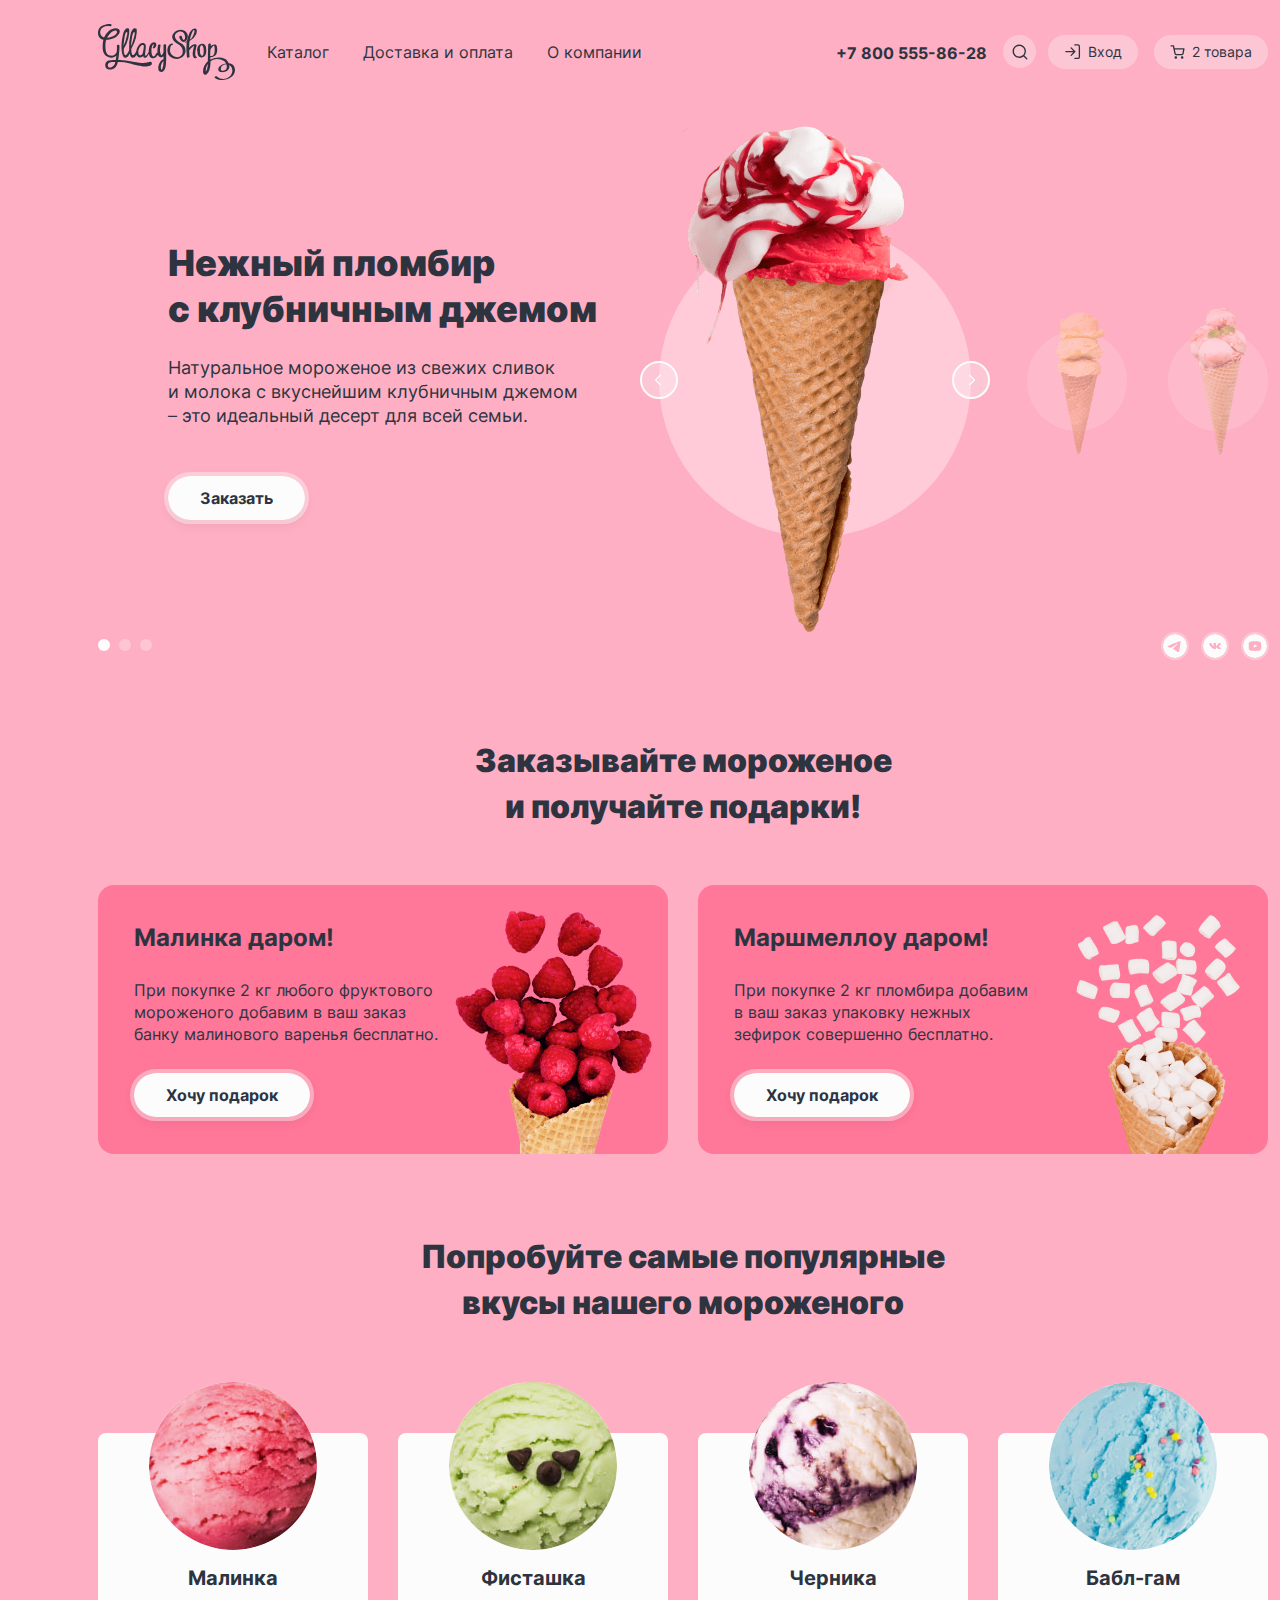
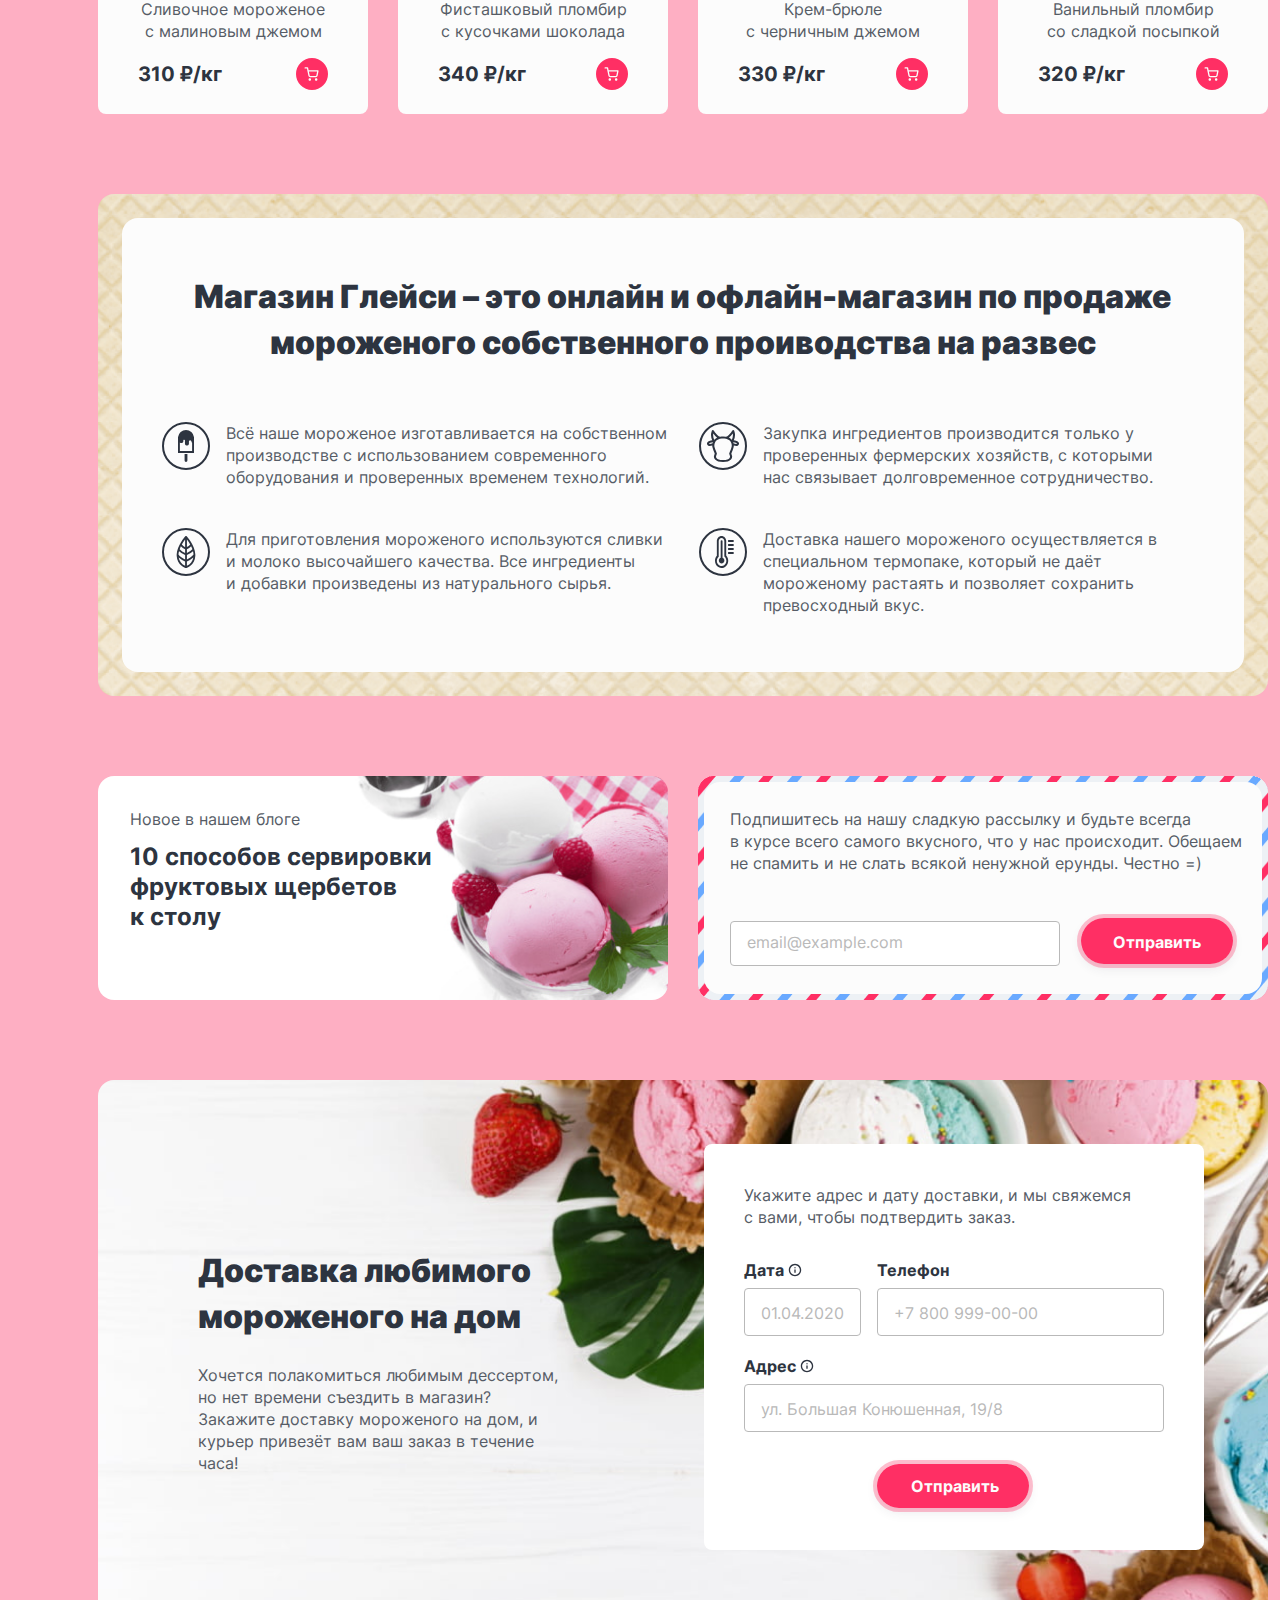
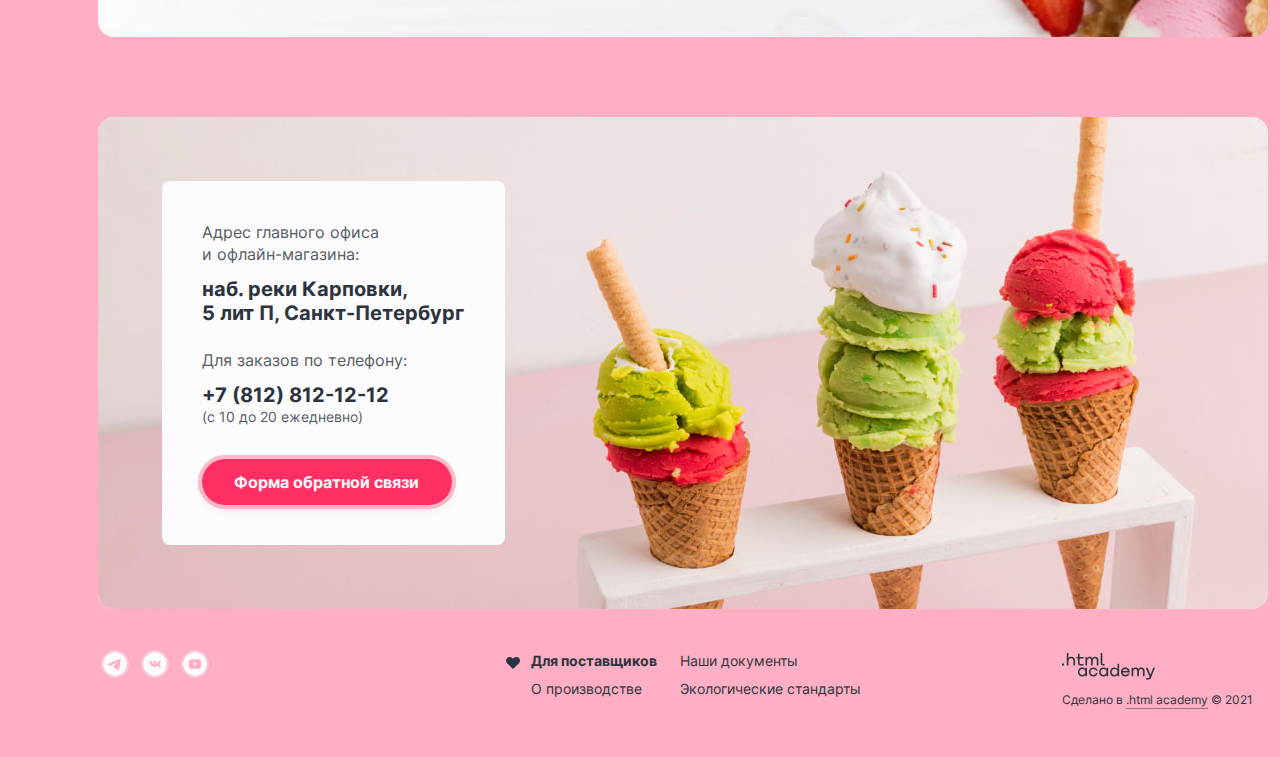
<file: index.html>
<!DOCTYPE html>
<html lang="ru">
  <head>
    <meta charset="utf-8">
    <title>Главная страница</title>
    <link rel="icon" type="images/png" sizes="32x32" href="./images/favicon.png">
    <link rel="stylesheet" href="./styles/styles.css"> 
  </head>
  <body>
    <div class="wrapper">
      <div class="container container-blue container-yellow">
        <header class="main-header content-container">
          <nav class="navigation navigation-main">
            <a class="logo-link" href="#">
              <img class="logo-image" src="./images/logo.svg" width="137" height="56" alt="Логотип Gllacy.">
            </a>
            <ul class="navigation-list-general  reset-list">
              <li class="navigation-item-general navigation-item-subcatalog">
                <a class="navigation-link-general navigation-link-active" href="#">Каталог</a>
                <ul class="subcatalog reset-list ">
                  <li class="subcatalog-title">
                    <a class="subcatalog-link-title" href="#">Новинки</a>
                  </li>
                  <li class="subcatalog-list">
                    <a class="subcatalog-link" href="catalog.html">Сливочное</a>  
                  </li>
                  <li class="subcatalog-list">            
                    <a class="subcatalog-link" href="#">Щербеты</a> 
                  </li>
                  <li class="subcatalog-list">          
                    <a class="subcatalog-link" href="#">Фруктовый лед</a>
                  </li>
                  <li class="subcatalog-list">             
                    <a class="subcatalog-link" href="#">Мелорин</a>                
                  </li>
                </ul>  
              </li>
              <li class="navigation-item-general">
                <a class="navigation-link-general" href="#">Доставка и оплата</a>
              </li>
              <li class="navigation-item-general">
                <a class="navigation-link-general" href="#">О компании</a>
              </li>
            </ul>
            <div class="navigation-wrapper">
              <address class="header-address">
                <a class="company-phone" href="tel:+78005558628">+7 800 555-86-28</a>
              </address>
              <ul class="navigation-list-personal reset-list">
                <li class="navigation-item-personal search-form-open drop-down-list">
                  <a class="navigation-link-personal navigation-link-search navigation-link-active" href="#">
                    <svg class="search-image" width="16" height="16" viewBox="0 0 16 16" fill="currentColor" xmlns="http://www.w3.org/2000/svg">
                      <path fill-rule="evenodd" clip-rule="evenodd" d="M1.91286 7.24625c0-2.94552 2.38782-5.33333 5.33334-5.33333 2.9455 0 5.3333 2.38781 5.3333 5.33333 0 1.43922-.57 2.74529-1.4967 3.70475a.65528.65528 0 0 0-.0705.0614.65528.65528 0 0 0-.0614.0705c-.95944.9266-2.2655 1.4967-3.7047 1.4967-2.94552 0-5.33334-2.3878-5.33334-5.33335Zm9.55244 5.16195c-1.1492.9405-2.61827 1.5047-4.2191 1.5047-3.6819 0-6.66667-2.9848-6.66667-6.66665 0-3.6819 2.98477-6.66667 6.66667-6.66667 3.6819 0 6.6667 2.98477 6.6667 6.66667 0 1.60086-.5643 3.06995-1.5048 4.21915l2.8095 2.8095c.2603.2603.2603.6824 0 .9428-.2604.2603-.6825.2603-.9428 0l-2.8095-2.8095Z"/>
                    </svg>
                    <span class="visually-hidden">Поиск.</span>
                  </a>
                  <div class="search-form-wrapper">
                    <form class="search-form" action="https://echo.htmlacademy.ru/" method="post">
                      <input class="search-field" type="search" placeholder="Поиск по сайту">
                    </form>
                  </div>
                </li>
                <li class="navigation-item-personal registration-form-open drop-down-list">
                  <a class="navigation-link-personal navigation-link-active" href="#">Вход
                    <svg class="entry-image" width="18" height="18" viewBox="0 0 18 18" fill="none" xmlns="http://www.w3.org/2000/svg">
                      <path fill-rule="evenodd" clip-rule="evenodd" d="M10.2084 1.875c0-.36819.2985-.66667.6666-.66667h3A2.16662 2.16662 0 0 1 16.0417 3.375v10.5c0 .5746-.2283 1.1257-.6346 1.5321a2.1667 2.1667 0 0 1-1.5321.6346h-3c-.3681 0-.6666-.2985-.6666-.6667 0-.3682.2985-.6667.6666-.6667h3c.2211 0 .433-.0878.5893-.244a.83343.83343 0 0 0 .2441-.5893v-10.5a.83329.83329 0 0 0-.2441-.58926.83331.83331 0 0 0-.5893-.24407h-3c-.3681 0-.6666-.29848-.6666-.66667ZM6.65359 4.40359c.26035-.26035.68246-.26035.94281 0l3.7454 3.74544c.1234.12099.1999.28954.1999.47597 0 .18643-.0765.35499-.1999.47598L7.5964 12.8464c-.26035.2604-.68246.2604-.94281 0-.26035-.2603-.26035-.6825 0-.9428l2.61193-2.61193H1.87504c-.36819 0-.66667-.29848-.66667-.66667 0-.36819.29848-.66667.66667-.66667h7.39048L6.65359 5.3464c-.26035-.26035-.26035-.68246 0-.94281Z"/>
                    </svg>
                  </a>
                  <div class="registration-form">
                    <h2 class="form-title">Личный кабинет</h2>
                    <form class="entry-form" action="https://echo.htmlacademy.ru/" method="post">
                      <p class="email-form">
                        <label class="visually-hidden" for="entry-email">Email</label>
                        <input class="entry-field" placeholder="email@example.com" type="email" name="entry-email" id="entry-email" required>
                      </p>
                      <p class="password-form">
                        <label class="visually-hidden" for="password">Password</label>
                        <input class="password-field" placeholder="  " type="password" name="pass" id="password" required>
                      </p>
                      <div class="registration-wrapper">
                        <button class="entry-button" type="submit">Войти</button>
                        <div class="registration-text">
                          <a class="forgot-password" href="#">Забыли пароль?</a>
                          <a class="registration" href="#">Регистрация</a>
                        </div>
                     </div>
                    </form>
                  </div>
                </li>
                <li class="navigation-item-personal popover-open drop-down-list">
                  <a class="navigation-link-personal navigation-link-active" href="#">2 товара
                    <svg class="basket-image-navigation" width="16" height="16" viewBox="0 0 16 16" fill="currentColor" xmlns="http://www.w3.org/2000/svg">
                      <path fill-rule="evenodd" clip-rule="evenodd" d="M1.1667 1.25a.6667.6667 0 0 0 0 1.3333h1.7712l.4675 2.3354a.664.664 0 0 0 .0106.0531l.9674 4.8333.0001.0006a1.8254 1.8254 0 0 0 1.8183 1.4691h5.6207a1.8256 1.8256 0 0 0 1.8185-1.4697l.001-.005.9271-4.8614a.6669.6669 0 0 0-.6549-.7915H4.6107l-.4726-2.3614a.6667.6667 0 0 0-.6537-.5358H1.1667ZM5.691 9.5444l-.8134-4.0639h8.2308l-.7756 4.0669a.4923.4923 0 0 1-.4918.3942v-.0001H6.1962v-.0001l-.0128.0002a.4922.4922 0 0 1-.4922-.3962l-.0002-.001Zm-1.1336 3.961c0-.6879.5577-1.2457 1.2457-1.2457.688 0 1.2457.5578 1.2457 1.2457 0 .688-.5577 1.2457-1.2457 1.2457-.688 0-1.2457-.5577-1.2457-1.2457Zm6.3733 0c0-.6879.5577-1.2457 1.2457-1.2457.688 0 1.2457.5578 1.2457 1.2457 0 .688-.5577 1.2457-1.2457 1.2457-.688 0-1.2457-.5577-1.2457-1.2457Z"/>
                    </svg>
                    <span class="visually-hidden">Корзина.</span>
                  </a>
                  <div class="popover">
                    <h2 class="popover-title">Корзина</h2>
                    <ul class="cart-list reset-list">
                      <li class="cart-item">
                        <img class="cart-image" src="./images/catalog/raspberry-cart.jpg" width="46" height="46" alt="Мороженое малинка.">
                        <div class="choice-wrapper">
                          <h3 tabindex="0" class="cart-title">Малинка</h3>
                          <p class="cart-calculation">1 кг х 310 ₽</p>
                        </div>
                        <p class="cart-price">310 ₽</p>
                        <button class="cart-item-button" type="button"></button> 
                      </li>
                      <li class="cart-item">
                        <img class="cart-image" src="./images/catalog/bubble-gum-cart.jpg" width="46" height="46" alt="Бабл-гам.">
                        <div class="choice-wrapper">
                          <h3 tabindex="0" class="cart-title">Бабл-гам</h3>
                          <p class="cart-calculation">1,5 кг х 320 ₽</p>
                        </div>
                        <p class="cart-price">480 ₽</p>
                        <button class="cart-item-button" type="button"></button> 
                      </li>                                                    
                    </ul>
                    <div class="total-wrapper">
                      <a class="place-order-button" href="#">Оформить заказ</a> 
                      <p class="cart-total">Итого: 790 ₽</p>
                    </div>
                  </div>
                  <div class="cart-empty">
                    <p class="cart-text">Ваша корзина пока пуста</p>
                  </div>
                </li>
              </ul>
            </div>
          </nav>
        </header>
        <main class="main-index main-container">
          <h1 class="visually-hidden">Магазин мороженого Глейси.</h1>
          <section class="gallery content-container">
            <h2 class="visually-hidden">Галерея мороженого.</h2>
            <div class="gallery-wrapper">
              <div class="goods-wrapper">
                <p class="goods-title">Нежный пломбир<br> с клубничным джемом</p>
                <p class="goods-description">
                  Натуральное мороженое из свежих сливок<br> и молока с вкуснейшим клубничным джемом – это идеальный десерт для всей семьи. 
                </p>
                <a class="button-order" href="#">Заказать</a>
              </div>
              <ul class="goods-list reset-list">
                <li class="goods-item reset-list">
                  <div class="image-wrapper">
                    <img class="goods-image" src="./images/gallery-strawberry-jam.png" width="306" height="507" alt="Пломбир с клубничным джемом.">
                    <div class="slider-controls">
                      <button class="slider-button" type="button">
                        <svg class="slider-image" width="16" height="16" viewBox="0 0 16 16" fill="currentColor" xmlns="http://www.w3.org/2000/svg">
                          <path fill-rule="evenodd" clip-rule="evenodd" d="M9.8033 3.80521c.2597-.2597.2597-.68075 0-.94045-.25969-.2597-.68075-.2597-.94045 0L4.19477 7.53284c-.25884.25884-.25969.67797-.00256.93787.00117.00118.00233.00236.00351.00353L8.8638 13.1423c.25969.2597.68075.2597.94045 0 .25965-.2597.25965-.6807 0-.9404l-4.1988-4.19883L9.8033 3.80521Z"/>
                        </svg>
                        <span class="visually-hidden">Предыдущее фото.</span>
                      </button>
                      <button class="slider-button slider-next" type="button">
                        <svg class="slider-image-next" width="16" height="16" viewBox="0 0 16 16" fill="currentColor" xmlns="http://www.w3.org/2000/svg">
                          <path fill-rule="evenodd" clip-rule="evenodd" d="M9.8033 3.80521c.2597-.2597.2597-.68075 0-.94045-.25969-.2597-.68075-.2597-.94045 0L4.19477 7.53284c-.25884.25884-.25969.67797-.00256.93787.00117.00118.00233.00236.00351.00353L8.8638 13.1423c.25969.2597.68075.2597.94045 0 .25965-.2597.25965-.6807 0-.9404l-4.1988-4.19883L9.8033 3.80521Z"/>
                        </svg>
                        <span class="visually-hidden">Следующее фото.</span>
                      </button>
                    </div>
                  </div>
                </li>
                <li class="goods-item">
                  <div class="image-small-wrapper">
                    <img class="goods-image-small" src="./images/small-creamy-cream.png" width="66" height="150" alt="Сливочное мороженое.">
                  </div>
                </li>
                <li class="goods-item">
                  <div class="image-small-wrapper">
                    <img class="goods-image-small" src="./images/small-caramel-cream.png" width="66" height="150" alt="Карамельный пломбир.">
                  </div>
                </li>
              </ul>
            </div>
            <div class="icons-wrapper">
              <ol class="pagination-for-goods reset-list">
                <li class="goods-pagination-item">
                  <button class="goods-pagination-button goods-pagination-button-current" type="button">
                    <span class="visually-hidden">Первый слайдер.</span>
                  </button>
                </li>
                <li class="goods-pagination-item">
                  <button class="goods-pagination-button" type="button">
                    <span class="visually-hidden">Второй слайдер.</span>
                  </button>
                </li>
                <li class="goods-pagination-item">
                  <button class="goods-pagination-button" type="button">
                    <span class="visually-hidden">Третий слайдер.</span>
                  </button>
                </li>
              </ol>
              <h3 class="visually-hidden">Социальные сети.</h3>
              <ul class="social-list reset-list">
                <li class="social-item">
                  <a class="social-button" href="https://t.me/htmlacademy" target="_blank">
                    <svg class="social-image" width="24" height="24" viewBox="0 0 24 24" fill="none" xmlns="http://www.w3.org/2000/svg">
                      <path fill-rule="evenodd" clip-rule="evenodd" d="M24 12c0 6.627-5.373 12-12 12S0 18.627 0 12 5.373 0 12 0s12 5.373 12 12ZM12.43 8.859c-1.167.485-3.5 1.49-6.998 3.014-.568.226-.866.447-.893.663-.046.366.412.51 1.034.705.085.027.173.054.263.084.613.199 1.437.432 1.865.441.389.008.823-.152 1.302-.48 3.268-2.207 4.955-3.322 5.061-3.346.075-.017.179-.039.249.024.07.062.063.18.056.212-.046.193-1.84 1.862-2.77 2.726-.29.269-.495.46-.537.504-.094.097-.19.19-.282.279-.57.548-.996.96.024 1.632.49.323.882.59 1.273.856.427.291.853.581 1.405.943.14.092.274.187.405.28.497.355.944.673 1.496.623.32-.03.652-.331.82-1.23.397-2.126 1.179-6.73 1.36-8.628a2.112 2.112 0 0 0-.02-.472.506.506 0 0 0-.172-.325c-.143-.117-.365-.142-.465-.14-.451.008-1.143.249-4.476 1.635Z" fill="#FCFCFC"/>
                    </svg>
                    <span class="visually-hidden">Telegram.</span>
                  </a>
                </li>
                <li class="social-item">
                  <a class="social-button" href="https://vk.com/htmlacademy" target="_blank">
                    <svg class="social-image" width="24" height="24" viewBox="0 0 24 24" fill="none" xmlns="http://www.w3.org/2000/svg">
                      <path fill-rule="evenodd" clip-rule="evenodd" d="M24 12c0 6.627-5.373 12-12 12S0 18.627 0 12 5.373 0 12 0s12 5.373 12 12Zm-11.412 2.975h-.717s-1.582.083-2.976-1.188c-1.52-1.388-2.863-4.14-2.863-4.14s-.077-.18.007-.268c.095-.098.352-.104.352-.104l1.715-.01s.161.024.277.098c.095.062.149.176.149.176s.277.615.644 1.17c.716 1.085 1.05 1.322 1.293 1.206.354-.17.248-1.533.248-1.533s.007-.496-.178-.716c-.143-.17-.414-.22-.533-.235-.096-.011.062-.207.267-.295.309-.133.854-.14 1.498-.135.501.005.645.032.842.074.455.096.44.405.41 1.07-.01.2-.02.43-.02.697 0 .06-.002.124-.004.19-.01.34-.023.73.233.876.132.074.453.011 1.256-1.185.381-.566.667-1.233.667-1.233s.062-.119.16-.17c.098-.051.232-.036.232-.036l1.805-.01s.542-.056.63.158c.091.226-.203.751-.94 1.612-.696.813-1.036 1.115-1.01 1.38.02.196.242.372.67.72.888.722 1.124 1.101 1.18 1.192a.447.447 0 0 0 .011.016c.398.578-.44.623-.44.623l-1.603.02s-.345.06-.798-.214c-.237-.142-.469-.375-.69-.597-.337-.339-.649-.652-.915-.578-.447.124-.433.967-.433.967s.004.18-.098.277c-.11.104-.328.125-.328.125Z" fill="#FCFCFC"/>
                    </svg>
                    <span class="visually-hidden">Vkontakte.</span>
                  </a>
                </li>
                <li class="social-item">
                  <a class="social-button" href="https://www.youtube.com/user/htmlacademyru" target="_blank">
                    <svg class="social-image" width="24" height="24" viewBox="0 0 24 24" fill="none" xmlns="http://www.w3.org/2000/svg">
                      <path d="m14.004 11.791-2.808-1.31c-.245-.114-.446.014-.446.285v2.468c0 .271.201.399.446.285l2.806-1.31c.247-.115.247-.303.002-.418ZM12 0C5.372 0 0 5.372 0 12s5.372 12 12 12 12-5.372 12-12S18.628 0 12 0Zm0 16.875c-6.143 0-6.25-.554-6.25-4.875S5.857 7.125 12 7.125c6.142 0 6.25.554 6.25 4.875s-.108 4.875-6.25 4.875Z" fill="#FCFCFC"/>
                    </svg>
                    <span class="visually-hidden">Youtube.</span>
                  </a>
                </li>                          
              </ul>
            </div> 
          </section>
          <section class="gallery-hidden content-container">
            <h2 class="visually-hidden">Галерея мороженого.</h2>
            <div class="gallery-wrapper">
              <div class="goods-wrapper">
                <p class="goods-title">Сливочное мороженое со вкусом банана</p>
                <p class="goods-description">
                  Сливочное мороженое с ярким банановым вкусом подарит вам свежесть и наслаждение даже в самый жаркий летний день.  
                </p>
                <a class="button-order" href="#">Заказать</a>
              </div>
              <ul class="goods-list reset-list">
                <li class="goods-item goods-item-main reset-list">
                  <div class="image-wrapper slider-creamy-cream">
                    <img class="goods-image" src="./images/gallery-creamy-cream.png" width="306" height="507" alt="Сливочное мороженое.">
                    <div class="slider-controls">
                      <button class="slider-button" type="button">
                        <svg class="slider-image" width="16" height="16" viewBox="0 0 16 16" fill="currentColor" xmlns="http://www.w3.org/2000/svg">
                          <path fill-rule="evenodd" clip-rule="evenodd" d="M9.8033 3.80521c.2597-.2597.2597-.68075 0-.94045-.25969-.2597-.68075-.2597-.94045 0L4.19477 7.53284c-.25884.25884-.25969.67797-.00256.93787.00117.00118.00233.00236.00351.00353L8.8638 13.1423c.25969.2597.68075.2597.94045 0 .25965-.2597.25965-.6807 0-.9404l-4.1988-4.19883L9.8033 3.80521Z"/>
                        </svg>
                        <span class="visually-hidden">Предыдущее фото.</span>
                      </button>
                      <button class="slider-button slider-next" type="button">
                        <svg class="slider-image-next" width="16" height="16" viewBox="0 0 16 16" fill="currentColor" xmlns="http://www.w3.org/2000/svg">
                          <path fill-rule="evenodd" clip-rule="evenodd" d="M9.8033 3.80521c.2597-.2597.2597-.68075 0-.94045-.25969-.2597-.68075-.2597-.94045 0L4.19477 7.53284c-.25884.25884-.25969.67797-.00256.93787.00117.00118.00233.00236.00351.00353L8.8638 13.1423c.25969.2597.68075.2597.94045 0 .25965-.2597.25965-.6807 0-.9404l-4.1988-4.19883L9.8033 3.80521Z"/>
                        </svg>
                        <span class="visually-hidden">Следующее фото.</span>
                      </button>
                    </div>
                  </div>
                </li>
                <li class="goods-item">
                  <div class="image-small-wrapper">
                    <img class="goods-image-small" src="./images/small-caramel-cream.png" width="66" height="150" alt="Карамельный пломбир.">
                  </div>
                </li>
                <li class="goods-item">
                  <div class="image-small-wrapper">
                    <img class="goods-image-small" src="./images/small-strawberry-jam.png" width="66" height="150" alt="Пломбир с клубничным джемом.">
                  </div>
                </li>
              </ul>
            </div>
            <div class="icons-wrapper">
              <ol class="pagination-for-goods reset-list">
                <li class="goods-pagination-item">
                  <button class="goods-pagination-button" type="button">
                    <span class="visually-hidden">Первый слайдер.</span>
                  </button>
                </li>
                <li class="goods-pagination-item">
                  <button class="goods-pagination-button goods-pagination-button-current" type="button">
                    <span class="visually-hidden">Второй слайдер.</span>
                  </button>
                </li>
                <li class="goods-pagination-item">
                  <button class="goods-pagination-button" type="button">
                    <span class="visually-hidden">Третий слайдер.</span>
                  </button>
                </li>
              </ol>
              <h3 class="visually-hidden">Социальные сети.</h3>
              <ul class="social-list reset-list">
                <li class="social-item">
                  <a class="social-button" href="https://t.me/htmlacademy" target="_blank">
                    <svg class="social-image" width="24" height="24" viewBox="0 0 24 24" fill="none" xmlns="http://www.w3.org/2000/svg">
                      <path fill-rule="evenodd" clip-rule="evenodd" d="M24 12c0 6.627-5.373 12-12 12S0 18.627 0 12 5.373 0 12 0s12 5.373 12 12ZM12.43 8.859c-1.167.485-3.5 1.49-6.998 3.014-.568.226-.866.447-.893.663-.046.366.412.51 1.034.705.085.027.173.054.263.084.613.199 1.437.432 1.865.441.389.008.823-.152 1.302-.48 3.268-2.207 4.955-3.322 5.061-3.346.075-.017.179-.039.249.024.07.062.063.18.056.212-.046.193-1.84 1.862-2.77 2.726-.29.269-.495.46-.537.504-.094.097-.19.19-.282.279-.57.548-.996.96.024 1.632.49.323.882.59 1.273.856.427.291.853.581 1.405.943.14.092.274.187.405.28.497.355.944.673 1.496.623.32-.03.652-.331.82-1.23.397-2.126 1.179-6.73 1.36-8.628a2.112 2.112 0 0 0-.02-.472.506.506 0 0 0-.172-.325c-.143-.117-.365-.142-.465-.14-.451.008-1.143.249-4.476 1.635Z" fill="#FCFCFC"/>
                    </svg>
                    <span class="visually-hidden">Telegram.</span>
                  </a>
                </li>
                <li class="social-item">
                  <a class="social-button" href="https://vk.com/htmlacademy" target="_blank">
                    <svg class="social-image" width="24" height="24" viewBox="0 0 24 24" fill="none" xmlns="http://www.w3.org/2000/svg">
                      <path fill-rule="evenodd" clip-rule="evenodd" d="M24 12c0 6.627-5.373 12-12 12S0 18.627 0 12 5.373 0 12 0s12 5.373 12 12Zm-11.412 2.975h-.717s-1.582.083-2.976-1.188c-1.52-1.388-2.863-4.14-2.863-4.14s-.077-.18.007-.268c.095-.098.352-.104.352-.104l1.715-.01s.161.024.277.098c.095.062.149.176.149.176s.277.615.644 1.17c.716 1.085 1.05 1.322 1.293 1.206.354-.17.248-1.533.248-1.533s.007-.496-.178-.716c-.143-.17-.414-.22-.533-.235-.096-.011.062-.207.267-.295.309-.133.854-.14 1.498-.135.501.005.645.032.842.074.455.096.44.405.41 1.07-.01.2-.02.43-.02.697 0 .06-.002.124-.004.19-.01.34-.023.73.233.876.132.074.453.011 1.256-1.185.381-.566.667-1.233.667-1.233s.062-.119.16-.17c.098-.051.232-.036.232-.036l1.805-.01s.542-.056.63.158c.091.226-.203.751-.94 1.612-.696.813-1.036 1.115-1.01 1.38.02.196.242.372.67.72.888.722 1.124 1.101 1.18 1.192a.447.447 0 0 0 .011.016c.398.578-.44.623-.44.623l-1.603.02s-.345.06-.798-.214c-.237-.142-.469-.375-.69-.597-.337-.339-.649-.652-.915-.578-.447.124-.433.967-.433.967s.004.18-.098.277c-.11.104-.328.125-.328.125Z" fill="#FCFCFC"/>
                    </svg>
                    <span class="visually-hidden">Vkontakte.</span>
                  </a>
                </li>
                <li class="social-item">
                  <a class="social-button" href="https://www.youtube.com/user/htmlacademyru" target="_blank">
                    <svg class="social-image" width="24" height="24" viewBox="0 0 24 24" fill="none" xmlns="http://www.w3.org/2000/svg">
                      <path d="m14.004 11.791-2.808-1.31c-.245-.114-.446.014-.446.285v2.468c0 .271.201.399.446.285l2.806-1.31c.247-.115.247-.303.002-.418ZM12 0C5.372 0 0 5.372 0 12s5.372 12 12 12 12-5.372 12-12S18.628 0 12 0Zm0 16.875c-6.143 0-6.25-.554-6.25-4.875S5.857 7.125 12 7.125c6.142 0 6.25.554 6.25 4.875s-.108 4.875-6.25 4.875Z" fill="#FCFCFC"/>
                    </svg>
                    <span class="visually-hidden">Youtube.</span>
                  </a>
                </li>                          
              </ul>
            </div>
          </section>
          <section class="gallery-hidden content-container">
            <h2 class="visually-hidden">Галерея мороженого.</h2>
            <div class="gallery-wrapper">
              <div class="goods-wrapper">
                <p class="goods-title">Карамельный пломбир<br> с маршмеллоу</p>
                <p class="goods-description">
                  Необычный сладкий десерт с карамельным топпингом и кусочками зефира завоюет сердца сладкоежек всех возрастов.  
                </p>
                <a class="button-order" href="#">Заказать</a>
              </div>
              <ul class="goods-list reset-list">
                <li class="goods-item goods-item-main reset-list">
                  <div class="image-wrapper slider-caramel-cream">
                    <img class="goods-image" src="./images/gallery-caramel-cream.png" width="306" height="507" alt="Карамельный пломбир.">
                    <div class="slider-controls">
                      <button class="slider-button" type="button">
                        <svg class="slider-image" width="16" height="16" viewBox="0 0 16 16" fill="currentColor" xmlns="http://www.w3.org/2000/svg">
                          <path fill-rule="evenodd" clip-rule="evenodd" d="M9.8033 3.80521c.2597-.2597.2597-.68075 0-.94045-.25969-.2597-.68075-.2597-.94045 0L4.19477 7.53284c-.25884.25884-.25969.67797-.00256.93787.00117.00118.00233.00236.00351.00353L8.8638 13.1423c.25969.2597.68075.2597.94045 0 .25965-.2597.25965-.6807 0-.9404l-4.1988-4.19883L9.8033 3.80521Z"/>
                        </svg>
                        <span class="visually-hidden">Предыдущее фото.</span>
                      </button>
                      <button class="slider-button slider-next" type="button">
                        <svg class="slider-image-next" width="16" height="16" viewBox="0 0 16 16" fill="currentColor" xmlns="http://www.w3.org/2000/svg">
                          <path fill-rule="evenodd" clip-rule="evenodd" d="M9.8033 3.80521c.2597-.2597.2597-.68075 0-.94045-.25969-.2597-.68075-.2597-.94045 0L4.19477 7.53284c-.25884.25884-.25969.67797-.00256.93787.00117.00118.00233.00236.00351.00353L8.8638 13.1423c.25969.2597.68075.2597.94045 0 .25965-.2597.25965-.6807 0-.9404l-4.1988-4.19883L9.8033 3.80521Z"/>
                        </svg>
                        <span class="visually-hidden">Следующее фото.</span>
                      </button>
                    </div>
                  </div>
                </li>
                <li class="goods-item">
                  <div class="image-small-wrapper">
                    <img class="goods-image-small" src="./images/small-strawberry-jam.png" width="66" height="150" alt="Пломбир с клубничным джемом.">
                  </div>
                </li>
                <li class="goods-item">
                  <div class="image-small-wrapper">
                    <img class="goods-image-small" src="./images/small-creamy-cream.png" width="66" height="150" alt="Сливочное мороженое.">
                  </div>
                </li>
              </ul>
            </div>
            <div class="icons-wrapper">
              <ol class="pagination-for-goods reset-list">
                <li class="goods-pagination-item">
                  <button class="goods-pagination-button" type="button">
                    <span class="visually-hidden">Первый слайдер.</span>
                  </button>
                </li>
                <li class="goods-pagination-item">
                  <button class="goods-pagination-button" type="button">
                    <span class="visually-hidden">Второй слайдер.</span>
                  </button>
                </li>
                <li class="goods-pagination-item">
                  <button class="goods-pagination-button goods-pagination-button-current" type="button">
                    <span class="visually-hidden">Третий слайдер.</span>
                  </button>
                </li>
              </ol>
              <h3 class="visually-hidden">Социальные сети.</h3>
              <ul class="social-list reset-list">
                <li class="social-item">
                  <a class="social-button" href="https://t.me/htmlacademy" target="_blank">
                    <svg class="social-image" width="24" height="24" viewBox="0 0 24 24" fill="none" xmlns="http://www.w3.org/2000/svg">
                      <path fill-rule="evenodd" clip-rule="evenodd" d="M24 12c0 6.627-5.373 12-12 12S0 18.627 0 12 5.373 0 12 0s12 5.373 12 12ZM12.43 8.859c-1.167.485-3.5 1.49-6.998 3.014-.568.226-.866.447-.893.663-.046.366.412.51 1.034.705.085.027.173.054.263.084.613.199 1.437.432 1.865.441.389.008.823-.152 1.302-.48 3.268-2.207 4.955-3.322 5.061-3.346.075-.017.179-.039.249.024.07.062.063.18.056.212-.046.193-1.84 1.862-2.77 2.726-.29.269-.495.46-.537.504-.094.097-.19.19-.282.279-.57.548-.996.96.024 1.632.49.323.882.59 1.273.856.427.291.853.581 1.405.943.14.092.274.187.405.28.497.355.944.673 1.496.623.32-.03.652-.331.82-1.23.397-2.126 1.179-6.73 1.36-8.628a2.112 2.112 0 0 0-.02-.472.506.506 0 0 0-.172-.325c-.143-.117-.365-.142-.465-.14-.451.008-1.143.249-4.476 1.635Z" fill="#FCFCFC"/>
                    </svg>
                    <span class="visually-hidden">Telegram.</span>
                  </a>
                </li>
                <li class="social-item">
                  <a class="social-button" href="https://vk.com/htmlacademy" target="_blank">
                    <svg class="social-image" width="24" height="24" viewBox="0 0 24 24" fill="none" xmlns="http://www.w3.org/2000/svg">
                      <path fill-rule="evenodd" clip-rule="evenodd" d="M24 12c0 6.627-5.373 12-12 12S0 18.627 0 12 5.373 0 12 0s12 5.373 12 12Zm-11.412 2.975h-.717s-1.582.083-2.976-1.188c-1.52-1.388-2.863-4.14-2.863-4.14s-.077-.18.007-.268c.095-.098.352-.104.352-.104l1.715-.01s.161.024.277.098c.095.062.149.176.149.176s.277.615.644 1.17c.716 1.085 1.05 1.322 1.293 1.206.354-.17.248-1.533.248-1.533s.007-.496-.178-.716c-.143-.17-.414-.22-.533-.235-.096-.011.062-.207.267-.295.309-.133.854-.14 1.498-.135.501.005.645.032.842.074.455.096.44.405.41 1.07-.01.2-.02.43-.02.697 0 .06-.002.124-.004.19-.01.34-.023.73.233.876.132.074.453.011 1.256-1.185.381-.566.667-1.233.667-1.233s.062-.119.16-.17c.098-.051.232-.036.232-.036l1.805-.01s.542-.056.63.158c.091.226-.203.751-.94 1.612-.696.813-1.036 1.115-1.01 1.38.02.196.242.372.67.72.888.722 1.124 1.101 1.18 1.192a.447.447 0 0 0 .011.016c.398.578-.44.623-.44.623l-1.603.02s-.345.06-.798-.214c-.237-.142-.469-.375-.69-.597-.337-.339-.649-.652-.915-.578-.447.124-.433.967-.433.967s.004.18-.098.277c-.11.104-.328.125-.328.125Z" fill="#FCFCFC"/>
                    </svg>
                    <span class="visually-hidden">Vkontakte.</span>
                  </a>
                </li>
                <li class="social-item">
                  <a class="social-button" href="https://www.youtube.com/user/htmlacademyru" target="_blank">
                    <svg class="social-image" width="24" height="24" viewBox="0 0 24 24" fill="none" xmlns="http://www.w3.org/2000/svg">
                      <path d="m14.004 11.791-2.808-1.31c-.245-.114-.446.014-.446.285v2.468c0 .271.201.399.446.285l2.806-1.31c.247-.115.247-.303.002-.418ZM12 0C5.372 0 0 5.372 0 12s5.372 12 12 12 12-5.372 12-12S18.628 0 12 0Zm0 16.875c-6.143 0-6.25-.554-6.25-4.875S5.857 7.125 12 7.125c6.142 0 6.25.554 6.25 4.875s-.108 4.875-6.25 4.875Z" fill="#FCFCFC"/>
                    </svg>
                    <span class="visually-hidden">Youtube.</span>
                  </a>
                </li>                          
              </ul>
            </div>
          </section>
          <section class="gifts content-container">
            <h2 class="gifts-title">Заказывайте мороженое и получайте подарки!</h2>
            <div class="gifts-wrapper">
              <div class="offer-wrapper offer-wrapper-left">
                <div class="gift-block">
                  <p class="gifts-offer">Малинка даром!</p>
                  <p class="gifts-description">
                    При покупке 2 кг любого фруктового мороженого добавим в ваш заказ банку малинового варенья бесплатно.
                  </p>
                  <a class="button-gift" href="#">Хочу подарок</a>
                </div>
              </div>
              <div class="offer-wrapper offer-wrapper-right">
                <div class="gift-block gift-block-marshmallow">
                  <p class="gifts-offer">Маршмеллоу даром!</p>
                  <p class="gifts-description gifts-description-marshmallow">
                    При покупке 2 кг пломбира добавим в ваш заказ упаковку нежных зефирок совершенно бесплатно. 
                  </p>
                  <a class="button-gift" href="#">Хочу подарок</a>
                </div>
              </div>
            </div>
          </section>
          <section class="popular-tastes content-container">
            <h2 class="popular-tastes-title">Попробуйте самые популярные вкусы нашего мороженого</h2>
            <ul class="tastes-list reset-list">
              <li class="tastes-item">
                <img class="taste-image" src="./images/catalog/raspberry.jpg" width="168" height="168" alt="Мороженое малинка.">
                <h3 class="taste-title">Малинка</h3>
                <p class="taste-description">Сливочное мороженое с малиновым джемом</p>
                <div class="price-wrapper">
                  <p class="price">310 ₽<span>/кг</span></p>
                  <button class="add-button" type="button">
                    <svg class="basket-image" width="16" height="16" viewBox="0 0 16 16" fill="currentColor" xmlns="http://www.w3.org/2000/svg">
                      <path fill-rule="evenodd" clip-rule="evenodd" d="M1.1667 1.25a.6667.6667 0 0 0 0 1.3333h1.7712l.4675 2.3354a.664.664 0 0 0 .0106.0531l.9674 4.8333.0001.0006a1.8254 1.8254 0 0 0 1.8183 1.4691h5.6207a1.8256 1.8256 0 0 0 1.8185-1.4697l.001-.005.9271-4.8614a.6669.6669 0 0 0-.6549-.7915H4.6107l-.4726-2.3614a.6667.6667 0 0 0-.6537-.5358H1.1667ZM5.691 9.5444l-.8134-4.0639h8.2308l-.7756 4.0669a.4923.4923 0 0 1-.4918.3942v-.0001H6.1962v-.0001l-.0128.0002a.4922.4922 0 0 1-.4922-.3962l-.0002-.001Zm-1.1336 3.961c0-.6879.5577-1.2457 1.2457-1.2457.688 0 1.2457.5578 1.2457 1.2457 0 .688-.5577 1.2457-1.2457 1.2457-.688 0-1.2457-.5577-1.2457-1.2457Zm6.3733 0c0-.6879.5577-1.2457 1.2457-1.2457.688 0 1.2457.5578 1.2457 1.2457 0 .688-.5577 1.2457-1.2457 1.2457-.688 0-1.2457-.5577-1.2457-1.2457Z"/>
                    </svg>
                    <span class="visually-hidden">Корзина.</span>
                  </button>
                </div>
              </li>
              <li class="tastes-item">    
                <img class="taste-image" src="./images/catalog/pistachio.jpg" width="168" height="168" alt="Мороженое фисташка.">
                <h3 class="taste-title">Фисташка</h3>
                <p class="taste-description">Фисташковый пломбир с кусочками шоколада</p>
                <div class="price-wrapper">
                  <p class="price">340 ₽<span>/кг</span></p>
                  <button class="add-button" type="button">
                    <svg class="basket-image" width="16" height="16" viewBox="0 0 16 16" fill="currentColor" xmlns="http://www.w3.org/2000/svg">
                      <path fill-rule="evenodd" clip-rule="evenodd" d="M1.1667 1.25a.6667.6667 0 0 0 0 1.3333h1.7712l.4675 2.3354a.664.664 0 0 0 .0106.0531l.9674 4.8333.0001.0006a1.8254 1.8254 0 0 0 1.8183 1.4691h5.6207a1.8256 1.8256 0 0 0 1.8185-1.4697l.001-.005.9271-4.8614a.6669.6669 0 0 0-.6549-.7915H4.6107l-.4726-2.3614a.6667.6667 0 0 0-.6537-.5358H1.1667ZM5.691 9.5444l-.8134-4.0639h8.2308l-.7756 4.0669a.4923.4923 0 0 1-.4918.3942v-.0001H6.1962v-.0001l-.0128.0002a.4922.4922 0 0 1-.4922-.3962l-.0002-.001Zm-1.1336 3.961c0-.6879.5577-1.2457 1.2457-1.2457.688 0 1.2457.5578 1.2457 1.2457 0 .688-.5577 1.2457-1.2457 1.2457-.688 0-1.2457-.5577-1.2457-1.2457Zm6.3733 0c0-.6879.5577-1.2457 1.2457-1.2457.688 0 1.2457.5578 1.2457 1.2457 0 .688-.5577 1.2457-1.2457 1.2457-.688 0-1.2457-.5577-1.2457-1.2457Z"/>
                    </svg>
                    <span class="visually-hidden">Корзина.</span>
                  </button>
                </div>
              </li>
              <li class="tastes-item">
                <img class="taste-image" src="./images/catalog/blueberries.jpg" width="168" height="168" alt="Мороженое черника.">
                <h3 class="taste-title">Черника</h3>
                <p class="taste-description">Крем-брюле<br> с черничным джемом</p>
                <div class="price-wrapper">
                  <p class="price">330 ₽<span>/кг</span></p>
                  <button class="add-button" type="button">
                    <svg class="basket-image" width="16" height="16" viewBox="0 0 16 16" fill="currentColor" xmlns="http://www.w3.org/2000/svg">
                      <path fill-rule="evenodd" clip-rule="evenodd" d="M1.1667 1.25a.6667.6667 0 0 0 0 1.3333h1.7712l.4675 2.3354a.664.664 0 0 0 .0106.0531l.9674 4.8333.0001.0006a1.8254 1.8254 0 0 0 1.8183 1.4691h5.6207a1.8256 1.8256 0 0 0 1.8185-1.4697l.001-.005.9271-4.8614a.6669.6669 0 0 0-.6549-.7915H4.6107l-.4726-2.3614a.6667.6667 0 0 0-.6537-.5358H1.1667ZM5.691 9.5444l-.8134-4.0639h8.2308l-.7756 4.0669a.4923.4923 0 0 1-.4918.3942v-.0001H6.1962v-.0001l-.0128.0002a.4922.4922 0 0 1-.4922-.3962l-.0002-.001Zm-1.1336 3.961c0-.6879.5577-1.2457 1.2457-1.2457.688 0 1.2457.5578 1.2457 1.2457 0 .688-.5577 1.2457-1.2457 1.2457-.688 0-1.2457-.5577-1.2457-1.2457Zm6.3733 0c0-.6879.5577-1.2457 1.2457-1.2457.688 0 1.2457.5578 1.2457 1.2457 0 .688-.5577 1.2457-1.2457 1.2457-.688 0-1.2457-.5577-1.2457-1.2457Z"/>
                    </svg>
                    <span class="visually-hidden">Корзина.</span>
                  </button>
                </div>
              </li>
              <li class="tastes-item">
                <img class="taste-image" src="./images/catalog/bubble-gum.jpg" width="168" height="168" alt="Бабл-гам.">
                <h3 class="taste-title">Бабл-гам</h3>
                <p class="taste-description">Ванильный пломбир<br> со сладкой посыпкой</p>
                <div class="price-wrapper">
                  <p class="price">320 ₽<span>/кг</span></p>
                  <button class="add-button" type="button">
                    <svg class="basket-image" width="16" height="16" viewBox="0 0 16 16" fill="currentColor" xmlns="http://www.w3.org/2000/svg">
                      <path fill-rule="evenodd" clip-rule="evenodd" d="M1.1667 1.25a.6667.6667 0 0 0 0 1.3333h1.7712l.4675 2.3354a.664.664 0 0 0 .0106.0531l.9674 4.8333.0001.0006a1.8254 1.8254 0 0 0 1.8183 1.4691h5.6207a1.8256 1.8256 0 0 0 1.8185-1.4697l.001-.005.9271-4.8614a.6669.6669 0 0 0-.6549-.7915H4.6107l-.4726-2.3614a.6667.6667 0 0 0-.6537-.5358H1.1667ZM5.691 9.5444l-.8134-4.0639h8.2308l-.7756 4.0669a.4923.4923 0 0 1-.4918.3942v-.0001H6.1962v-.0001l-.0128.0002a.4922.4922 0 0 1-.4922-.3962l-.0002-.001Zm-1.1336 3.961c0-.6879.5577-1.2457 1.2457-1.2457.688 0 1.2457.5578 1.2457 1.2457 0 .688-.5577 1.2457-1.2457 1.2457-.688 0-1.2457-.5577-1.2457-1.2457Zm6.3733 0c0-.6879.5577-1.2457 1.2457-1.2457.688 0 1.2457.5578 1.2457 1.2457 0 .688-.5577 1.2457-1.2457 1.2457-.688 0-1.2457-.5577-1.2457-1.2457Z"/>
                    </svg>
                    <span class="visually-hidden">Корзина.</span>
                  </button>
                </div>
              </li>
            </ul>
          </section>
          <section class="shop-description content-container">
            <div class="shop-description-wrapper">
              <h2 class="shop-description-title">Магазин Глейси – это онлайн и офлайн-магазин по продаже мороженого собственного проиводства на развес</h2>
              <ul class="shop-description-list reset-list ">
                <li class="shop-description-item">
                  <p class="description-item">
                    Всё наше мороженое изготавливается на собственном производстве с использованием современного оборудования и проверенных временем технологий.
                  </p>
                </li>
                <li class="shop-description-item">
                  <p class="description-item">
                    Закупка ингредиентов производится только у проверенных фермерских хозяйств, с которыми<br> нас связывает долговременное сотрудничество.
                  </p>
                </li>
                <li class="shop-description-item">
                  <p class="description-item">
                     Для приготовления мороженого используются сливки и молоко высочайшего качества. Все ингредиенты<br> и добавки произведены из натурального сырья.
                  </p>
                </li>
                <li class="shop-description-item">
                  <p class="description-item">
                    Доставка нашего мороженого осуществляется в специальном термопаке, который не даёт мороженому растаять и позволяет сохранить превосходный вкус.
                  </p>
                </li>
              </ul>
            </div>
          </section>
          <div class="blocks-wrapper content-container">
            <a class="article-link" href="#">
              <article class="article">
                <h2 class="visually-hidden">Статья.</h2>
                <p class="article-title">Новое в нашем блоге</p>
                <p class="new-article">10 способов сервировки фруктовых щербетов<br> к столу</p>
              </article>
            </a>
            <section class="subscribe">
              <h2 class="visually-hidden">Подписка.</h2>
              <div class="subscribe-wrapper">
                <p class="subscribe-description">
                  Подпишитесь на нашу сладкую рассылку и будьте всегда<br> в курсе всего самого вкусного, что у нас происходит. Обещаем не спамить и не слать всякой ненужной ерунды. Честно =)
                </p>
                <form class="subscribe-form" action="https://echo.htmlacademy.ru/" method="post">
                  <label class="visually-hidden" for="newsletter-email">Email</label>
                  <input class="field" placeholder="email@example.com" type="email" name="newsletter-email" id="newsletter-email" required>
                  <button class="subscribe-button" type="submit">Отправить</button>
                </form>
              </div>
            </section>
          </div>
          <section class="delivery content-container">
            <div class="delivery-wrapper">
              <h2 class="delivery-title">Доставка любимого мороженого на дом</h2>
              <p class="delivery-description">
                Хочется полакомиться любимым дессертом, но нет времени съездить в магазин? Закажите доставку мороженого на дом, и курьер привезёт вам ваш заказ в течение часа!
              </p>
            </div>
            <div class="delivery-form-wrapper">
              <form class="delivery-form" action="https://echo.htmlacademy.ru/" method="post">
                <p class="fill-form">Укажите адрес и дату доставки, и мы свяжемся<br> с вами, чтобы подтвердить заказ.</p>
                <div class="form-wrapper">
                  <p class="date">
                    <span class="form-label">
                      <label class="form-label" for="meaning-date">Дата</label>
                      <span class="tooltip">
                        <button class="tooltip-toggle" type="button" aria-label="tooltip-label">
                          <svg class="tooltip-icon" width="14" height="14" viewBox="0 0 14 14" fill="none" xmlns="http://www.w3.org/2000/svg">
                            <path fill-rule="evenodd" clip-rule="evenodd" d="M7.00026 2.12508c-2.69252 0-4.87524 2.18272-4.87524 4.87524 0 2.69252 2.18272 4.87528 4.87524 4.87528 2.69252 0 4.87524-2.18276 4.87524-4.87528S9.69278 2.12508 7.00026 2.12508ZM.79169 7.00032c0-3.4289 2.77967-6.20857 6.20857-6.20857 3.42894 0 6.20854 2.77967 6.20854 6.20857 0 3.42888-2.7796 6.20858-6.20854 6.20858-3.4289 0-6.20857-2.7797-6.20857-6.20858Zm6.20838-.66692c.36819 0 .66667.29848.66667.66667v2.21676c0 .36819-.29848.66667-.66667.66667-.36819 0-.66666-.29848-.66666-.66667V7.00007c0-.36819.29847-.66667.66666-.66667Zm0-2.21675c-.36819 0-.66666.29848-.66666.66667 0 .36818.29847.66666.66666.66666h.00583c.36819 0 .66667-.29848.66667-.66666 0-.36819-.29848-.66667-.66667-.66667h-.00583Z" fill="#2D3440"/>
                          </svg>
                          <span class="tooltip-text" role="tooltip" id="tooltip-label">Введите дату</span>
                        </button>                                                     
                      </span>
                    </span> 
                    <input class="form-field" type="text" id="meaning-date" name="meaning-date" placeholder="01.04.2020">
                  </p>
                  <p class="phone">
                    <label class="form-label" for="meaning-phone">Телефон</label>
                    <input class="form-field" type="text" id="meaning-phone" name="meaning-phone" placeholder="+7 800 999-00-00">
                  </p>
                  <p class="address">
                    <span class="form-label">
                      <label class="form-label" for="meaning-adress">Адрес</label>
                      <span class="tooltip">
                        <button class="tooltip-toggle" type="button" aria-label="tooltip">
                          <svg class="tooltip-icon" width="14" height="14" viewBox="0 0 14 14" fill="none" xmlns="http://www.w3.org/2000/svg">
                            <path fill-rule="evenodd" clip-rule="evenodd" d="M7.00026 2.12508c-2.69252 0-4.87524 2.18272-4.87524 4.87524 0 2.69252 2.18272 4.87528 4.87524 4.87528 2.69252 0 4.87524-2.18276 4.87524-4.87528S9.69278 2.12508 7.00026 2.12508ZM.79169 7.00032c0-3.4289 2.77967-6.20857 6.20857-6.20857 3.42894 0 6.20854 2.77967 6.20854 6.20857 0 3.42888-2.7796 6.20858-6.20854 6.20858-3.4289 0-6.20857-2.7797-6.20857-6.20858Zm6.20838-.66692c.36819 0 .66667.29848.66667.66667v2.21676c0 .36819-.29848.66667-.66667.66667-.36819 0-.66666-.29848-.66666-.66667V7.00007c0-.36819.29847-.66667.66666-.66667Zm0-2.21675c-.36819 0-.66666.29848-.66666.66667 0 .36818.29847.66666.66666.66666h.00583c.36819 0 .66667-.29848.66667-.66666 0-.36819-.29848-.66667-.66667-.66667h-.00583Z" fill="#2D3440"/>
                          </svg>
                          <span class="tooltip-text" role="tooltip" id="tooltip">Введите название улицы, дома и квартиры</span>
                        </button>                                                     
                      </span>   
                    </span>
                    <input class="form-field" type="text" id="meaning-adress" name="meaning-adress" placeholder="ул. Большая Конюшенная, 19/8">
                  </p>
                  <button class="delivery-button" type="submit">Отправить</button>
                </div>
              </form> 
            </div>
          </section>
          <section class="contacts content-container">
            <h2 class="visually-hidden">Контакты.</h2>
            <div class="contacts-wrapper">
              <p class="contacts-description">Адрес главного офиса<br> и офлайн-магазина:</p>
              <address class="contacts-address">
                <p class="office-address">наб. реки Карповки,<br> 5 лит П, Санкт-Петербург</p>
              </address>
              <p class="contacts-for-order">Для заказов по телефону:</p>
              <address class="contacts-address">
                <a class="office-phone" href="tel:+78128121212">+7 (812) 812-12-12</a>
              </address>
              <p class="work-time">(с 10 до 20 ежедневно)</p>
              <a class="contacts-button" href="#">Форма обратной связи</a>                        
            </div>
          </section>
        </main>
        <footer class="footer content-container">
          <section class="social-footer">
            <h2 class="visually-hidden">Социальные сети.</h2>
            <ul class="social-footer-list reset-list">
              <li class="social-footer-item">
                <a class="social-footer-button" href="https://t.me/htmlacademy" target="_blank">
                  <svg class="social-footer-image" width="24" height="24" viewBox="0 0 24 24" fill="none" xmlns="http://www.w3.org/2000/svg">
                    <path fill-rule="evenodd" clip-rule="evenodd" d="M24 12c0 6.627-5.373 12-12 12S0 18.627 0 12 5.373 0 12 0s12 5.373 12 12ZM12.43 8.859c-1.167.485-3.5 1.49-6.998 3.014-.568.226-.866.447-.893.663-.046.366.412.51 1.034.705.085.027.173.054.263.084.613.199 1.437.432 1.865.441.389.008.823-.152 1.302-.48 3.268-2.207 4.955-3.322 5.061-3.346.075-.017.179-.039.249.024.07.062.063.18.056.212-.046.193-1.84 1.862-2.77 2.726-.29.269-.495.46-.537.504-.094.097-.19.19-.282.279-.57.548-.996.96.024 1.632.49.323.882.59 1.273.856.427.291.853.581 1.405.943.14.092.274.187.405.28.497.355.944.673 1.496.623.32-.03.652-.331.82-1.23.397-2.126 1.179-6.73 1.36-8.628a2.112 2.112 0 0 0-.02-.472.506.506 0 0 0-.172-.325c-.143-.117-.365-.142-.465-.14-.451.008-1.143.249-4.476 1.635Z" fill="#FCFCFC"/>
                  </svg>
                  <span class="visually-hidden">Telegram.</span>
                </a>
              </li>
              <li class="social-footer-item">
                <a class="social-footer-button" href="https://vk.com/htmlacademy" target="_blank">
                  <svg class="social-footer-image" width="24" height="24" viewBox="0 0 24 24" fill="none" xmlns="http://www.w3.org/2000/svg">
                    <path fill-rule="evenodd" clip-rule="evenodd" d="M24 12c0 6.627-5.373 12-12 12S0 18.627 0 12 5.373 0 12 0s12 5.373 12 12Zm-11.412 2.975h-.717s-1.582.083-2.976-1.188c-1.52-1.388-2.863-4.14-2.863-4.14s-.077-.18.007-.268c.095-.098.352-.104.352-.104l1.715-.01s.161.024.277.098c.095.062.149.176.149.176s.277.615.644 1.17c.716 1.085 1.05 1.322 1.293 1.206.354-.17.248-1.533.248-1.533s.007-.496-.178-.716c-.143-.17-.414-.22-.533-.235-.096-.011.062-.207.267-.295.309-.133.854-.14 1.498-.135.501.005.645.032.842.074.455.096.44.405.41 1.07-.01.2-.02.43-.02.697 0 .06-.002.124-.004.19-.01.34-.023.73.233.876.132.074.453.011 1.256-1.185.381-.566.667-1.233.667-1.233s.062-.119.16-.17c.098-.051.232-.036.232-.036l1.805-.01s.542-.056.63.158c.091.226-.203.751-.94 1.612-.696.813-1.036 1.115-1.01 1.38.02.196.242.372.67.72.888.722 1.124 1.101 1.18 1.192a.447.447 0 0 0 .011.016c.398.578-.44.623-.44.623l-1.603.02s-.345.06-.798-.214c-.237-.142-.469-.375-.69-.597-.337-.339-.649-.652-.915-.578-.447.124-.433.967-.433.967s.004.18-.098.277c-.11.104-.328.125-.328.125Z" fill="#FCFCFC"/>
                  </svg>
                  <span class="visually-hidden">Vkontakte.</span>
                </a>
              </li>
              <li class="social-footer-item">
                <a class="social-footer-button" href="https://www.youtube.com/user/htmlacademyru" target="_blank">
                  <svg class="social-footer-image" width="24" height="24" viewBox="0 0 24 24" fill="none" xmlns="http://www.w3.org/2000/svg">
                    <path d="m14.004 11.791-2.808-1.31c-.245-.114-.446.014-.446.285v2.468c0 .271.201.399.446.285l2.806-1.31c.247-.115.247-.303.002-.418ZM12 0C5.372 0 0 5.372 0 12s5.372 12 12 12 12-5.372 12-12S18.628 0 12 0Zm0 16.875c-6.143 0-6.25-.554-6.25-4.875S5.857 7.125 12 7.125c6.142 0 6.25.554 6.25 4.875s-.108 4.875-6.25 4.875Z" fill="#FCFCFC"/>
                  </svg>
                  <span class="visually-hidden">Youtube.</span>
                </a>
              </li>                          
            </ul>
          </section>
          <section class="information">
            <h2 class="visually-hidden">Документы.</h2>
            <ul class="information-list reset-list">
              <li class="information-item">
                <a class="information-link" href="#">Для поставщиков</a>
              </li>
              <li class="information-item">
                <a class="information-link" href="#">Наши документы</a>
              </li>
              <li class="information-item">
                <a class="information-link" href="#">О производстве</a>
              </li>
              <li class="information-item">
                <a class="information-link" href="#">Экологические стандарты</a>
              </li> 
            </ul>
          </section>
          <div class="link-wrapper">
            <a class="html-image-link" href="https://htmlacademy.ru" target="_blank">
              <svg class="html-image" width="93" height="27" viewBox="0 0 93 27" fill="none" xmlns="http://www.w3.org/2000/svg"><g clip-path="url(#a)" fill="#2D3440">
                <path d="M0 10.416V12.5h1.988v-2.083H0ZM9.419 3.663c-1.262 0-2.282.573-2.922 1.406h-.069V0H4.786v12.5h1.642V8.212c0-1.72 1.072-2.952 2.645-2.952 1.486 0 2.35 1.111 2.35 2.604V12.5h1.643V7.57c0-2.38-1.47-3.907-3.647-3.907ZM21.525 3.906h-3.889V.868h-1.642v3.038H14.44v1.597h1.555v4.844c0 1.389.778 2.153 2.178 2.153h3.353v-1.615h-3.024c-.554 0-.865-.312-.865-.85V5.503h3.89V3.906ZM33.255 3.68c-1.314 0-2.316.643-2.87 1.667h-.051C29.832 4.34 28.899 3.68 27.62 3.68c-1.14 0-2.005.608-2.523 1.459h-.07V3.906h-1.572V12.5h1.642V8.09c0-1.615.846-2.795 2.126-2.83 1.21-.034 1.918.834 1.918 2.136V12.5h1.642V7.95c0-1.927 1.14-2.69 2.126-2.69 1.193 0 1.901.833 1.901 2.135V12.5h1.642V7.222c0-2.083-1.175-3.542-3.197-3.542ZM38.678 10.277c0 1.407.795 2.223 2.264 2.223h1.624v-1.598h-1.382c-.553 0-.865-.312-.865-.85V0h-1.641v10.277ZM23.375 15.936h-.069c-.64-.863-1.68-1.467-3.065-1.484-2.545-.034-4.363 1.847-4.363 4.505 0 2.675 1.852 4.556 4.346 4.521 1.42-.017 2.441-.655 3.082-1.57h.07v1.329h1.627v-8.543h-1.628v1.242Zm-2.909 5.955c-1.8 0-2.943-1.312-2.943-2.934 0-1.623 1.143-2.934 2.943-2.934 1.75 0 2.892 1.311 2.892 2.934 0 1.605-1.143 2.934-2.892 2.934ZM35.752 17.8c-.398-1.933-2.113-3.348-4.363-3.348-2.719 0-4.537 1.985-4.537 4.505 0 2.52 1.818 4.521 4.537 4.521 2.25 0 3.965-1.45 4.363-3.4h-1.714c-.346 1.088-1.368 1.83-2.632 1.83-1.766 0-2.91-1.33-2.91-2.951 0-1.623 1.144-2.934 2.91-2.934 1.316 0 2.285.776 2.632 1.777h1.714ZM44.546 15.936h-.07c-.64-.863-1.679-1.467-3.064-1.484-2.546-.034-4.364 1.847-4.364 4.505 0 2.675 1.853 4.556 4.346 4.521 1.42-.017 2.442-.655 3.083-1.57h.069v1.329h1.627v-8.543h-1.627v1.242Zm-2.91 5.955c-1.8 0-2.943-1.312-2.943-2.934 0-1.623 1.143-2.934 2.944-2.934 1.749 0 2.892 1.311 2.892 2.934 0 1.605-1.143 2.934-2.892 2.934ZM55.52 16.023h-.07c-.64-.915-1.714-1.554-3.081-1.57-2.494-.035-4.346 1.846-4.346 4.52 0 2.659 1.818 4.54 4.363 4.506 1.35-.018 2.424-.622 3.048-1.485h.086v1.243h1.628V10.81H55.52v5.212Zm-2.909 5.885c-1.8 0-2.944-1.312-2.944-2.934s1.143-2.934 2.944-2.934c1.75 0 2.892 1.329 2.892 2.934 0 1.622-1.143 2.934-2.892 2.934ZM63.345 14.452c-2.632 0-4.433 2.02-4.433 4.522 0 2.433 1.697 4.505 4.467 4.505 2.009 0 3.62-1.088 4.19-2.9h-1.713c-.381.811-1.299 1.329-2.407 1.329-1.558 0-2.667-1.036-2.788-2.364h7.082c.225-2.848-1.558-5.092-4.398-5.092Zm-.035 1.57c1.368 0 2.39.846 2.65 2.072h-5.264c.242-1.208 1.264-2.071 2.614-2.071ZM79.413 14.47c-1.316 0-2.32.638-2.875 1.656h-.052c-.502-1-1.437-1.657-2.718-1.657-1.143 0-2.009.604-2.528 1.45h-.07v-1.225h-1.575v8.543h1.645v-4.384c0-1.605.848-2.779 2.13-2.813 1.212-.034 1.922.828 1.922 2.123v5.074h1.645v-4.522c0-1.916 1.142-2.675 2.13-2.675 1.194 0 1.904.828 1.904 2.123v5.074h1.645V17.99c0-2.07-1.177-3.52-3.203-3.52ZM88.505 21.873l-2.944-7.18h-1.818l3.913 9.355-.017.034c-.277.708-.589.967-1.35.967h-2.026v1.64h2.025c1.49 0 2.286-.674 2.84-2.123l3.775-9.872h-1.68l-2.718 7.18Z"/></g><defs><clipPath id="a"><path fill="#fff" d="M0 0h93v26.711H0z"/></clipPath></defs>
              </svg>
              <span class="visually-hidden">.htmlacademy.</span>
            </a>
            <div class="html-text-link-wrapper">
              <p class="html-description">Сделано в</p>
              <a class="html-text-link" href="https://htmlacademy.ru" target="_blank">.html academy</a>
              <p class="html-description">© 2021</p>
            </div>
          </div>
        </footer>
        <div class="modal-container modal-container-close">
          <div class="modal modal-auth">
            <button class="modal-close-button" type="button">
              <svg width="20" height="20" viewBox="0 0 20 20" fill="none" xmlns="http://www.w3.org/2000/svg">
                <path fill-rule="evenodd" clip-rule="evenodd" d="M15.8858 5.05482c.2603-.26035.2603-.68246 0-.94281-.2604-.26035-.6825-.26035-.9428 0L9.99877 9.0562 5.05458 4.11201c-.26035-.26035-.68246-.26035-.94281 0-.26035.26035-.26035.68246 0 .94281l4.94419 4.94419-4.94419 4.94419c-.26035.2604-.26035.6825 0 .9428.26035.2604.68246.2604.94281 0l4.94419-4.9442L14.943 15.886c.2603.2604.6824.2604.9428 0 .2603-.2603.2603-.6824 0-.9428l-4.9442-4.94419 4.9442-4.94419Z" fill="#2D3440"/>
              </svg>
              <span class="visually-hidden">Закрыть</span>
            </button>
            <section class="modal-content">
              <h2 class="modal-title">Мы обязательно ответим вам!</h2>                       
              <form class="auth-form" action="https://echo.htmlacademy.ru/" method="post">
                <p class="modal-form">
                  <label class="visually-hidden" for="user-data"></label>
                  <input class="modal-field" type="text" name="user-data" placeholder="Имя и фамилия" id="user-data" required>
                </p>
                <p class="modal-form">
                  <label class="visually-hidden" for="modal-email">Email.</label>
                  <input class="modal-field" type="email" name="modal-email" placeholder="email@example.com" id="modal-email" required>
                </p> 
                <p class="modal-form">
                  <label class="visually-hidden" for="modal-text"></label>
                  <input class="modal-field-text" type="text" name="modal-text" placeholder="В свободной форме" id="modal-text" required>
                </p> 
                <div class="modal-button-wrapper">                          
                  <button class="modal-button" type="submit">Отправить</button>
                </div>
              </form>
            </section>         
          </div>
        </div>
      </div>
    </div>
  </body>
</html>
</file>
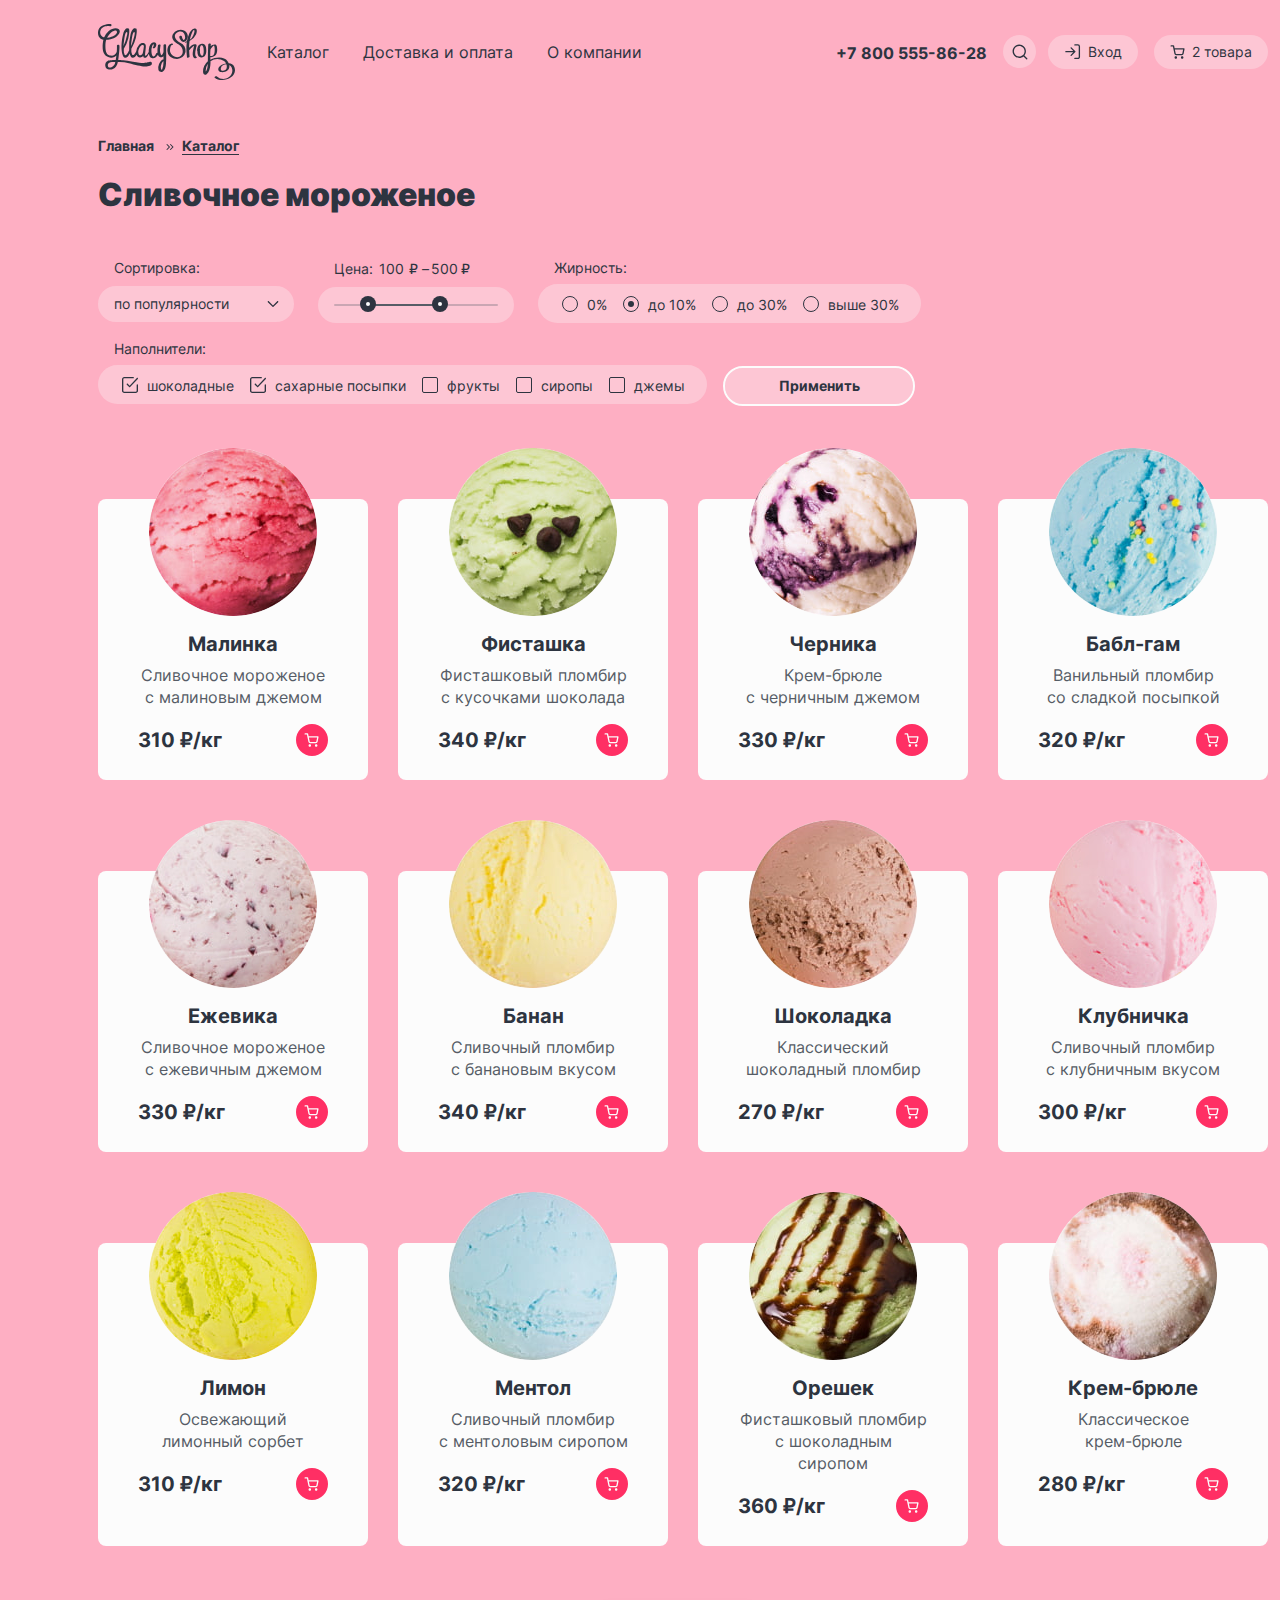
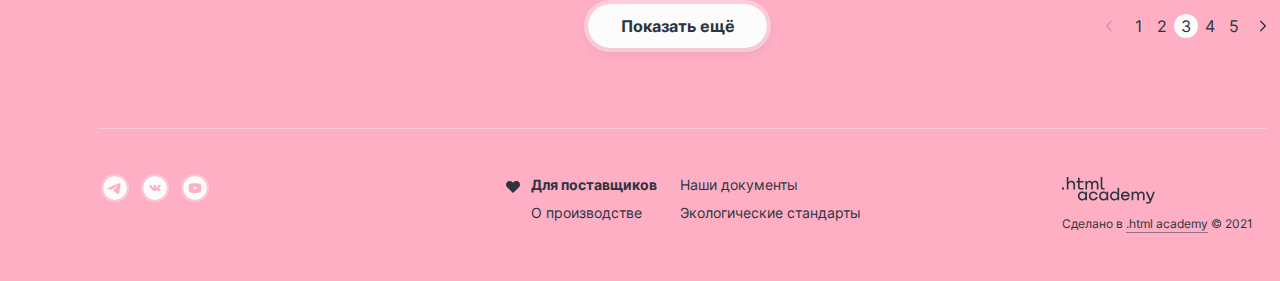
<file: catalog.html>
<!DOCTYPE html>
<html lang="ru">
  <head>
    <meta charset="utf-8">
    <title>Каталог</title>
    <link rel="icon" type="images/png" sizes="32x32" href="./images/favicon.png">
    <link rel="stylesheet" href="./styles/styles.css"> 
  </head>
  <body>
    <div class="wrapper">
      <div class="container">
        <header class="main-header content-container">
          <nav class="navigation navigation-catalog">
            <a class="logo-link" href="index.html">
              <img class="logo-image" src="./images/logo.svg" width="137" height="56" alt="Логотип Gllacy.">
            </a>
            <ul class="navigation-list-general  reset-list">
              <li class="navigation-item-general navigation-item-subcatalog">
                <a class="navigation-link-general navigation-link-active" href="#">Каталог</a>
                <ul class="subcatalog reset-list ">
                  <li class="subcatalog-title">
                    <a class="subcatalog-link-title" href="#">Новинки</a>
                  </li>
                  <li class="subcatalog-list subcatalog-list-selected">
                    <a class="subcatalog-link subcatalog-link-selected" href="catalog.html">Сливочное</a>  
                  </li>
                  <li class="subcatalog-list">            
                    <a class="subcatalog-link" href="#">Щербеты</a> 
                  </li>
                  <li class="subcatalog-list">          
                    <a class="subcatalog-link" href="#">Фруктовый лед</a>
                  </li>
                  <li class="subcatalog-list">             
                    <a class="subcatalog-link" href="#">Мелорин</a>                
                  </li>
                </ul>  
              </li>
              <li class="navigation-item-general">
                <a class="navigation-link-general" href="#">Доставка и оплата</a>
              </li>
              <li class="navigation-item-general">
                <a class="navigation-link-general" href="#">О компании</a>
              </li>
            </ul>
            <div class="navigation-wrapper">
              <address class="header-address">
                <a class="company-phone" href="tel:+78005558628">+7 800 555-86-28</a>
              </address>
              <ul class="navigation-list-personal reset-list">
                <li class="navigation-item-personal search-form-open drop-down-list">
                  <a class="navigation-link-personal navigation-link-search navigation-link-active" href="#">
                    <svg width="16" height="16" viewBox="0 0 16 16" fill="currentColor" xmlns="http://www.w3.org/2000/svg">
                      <path fill-rule="evenodd" clip-rule="evenodd" d="M1.91286 7.24625c0-2.94552 2.38782-5.33333 5.33334-5.33333 2.9455 0 5.3333 2.38781 5.3333 5.33333 0 1.43922-.57 2.74529-1.4967 3.70475a.65528.65528 0 0 0-.0705.0614.65528.65528 0 0 0-.0614.0705c-.95944.9266-2.2655 1.4967-3.7047 1.4967-2.94552 0-5.33334-2.3878-5.33334-5.33335Zm9.55244 5.16195c-1.1492.9405-2.61827 1.5047-4.2191 1.5047-3.6819 0-6.66667-2.9848-6.66667-6.66665 0-3.6819 2.98477-6.66667 6.66667-6.66667 3.6819 0 6.6667 2.98477 6.6667 6.66667 0 1.60086-.5643 3.06995-1.5048 4.21915l2.8095 2.8095c.2603.2603.2603.6824 0 .9428-.2604.2603-.6825.2603-.9428 0l-2.8095-2.8095Z"/>
                    </svg>
                    <span class="visually-hidden">Поиск.</span>
                  </a>
                  <div class="search-form-wrapper">
                    <form class="search-form" action="https://echo.htmlacademy.ru/" method="post">
                      <input class="search-field" type="search" placeholder="Поиск по сайту">
                    </form>
                  </div>
                </li>
                <li class="navigation-item-personal registration-form-open drop-down-list">
                  <a class="navigation-link-personal navigation-link-active" href="#">Вход
                    <svg class="entry-image" width="18" height="18" viewBox="0 0 18 18" fill="none" xmlns="http://www.w3.org/2000/svg">
                      <path fill-rule="evenodd" clip-rule="evenodd" d="M10.2084 1.875c0-.36819.2985-.66667.6666-.66667h3A2.16662 2.16662 0 0 1 16.0417 3.375v10.5c0 .5746-.2283 1.1257-.6346 1.5321a2.1667 2.1667 0 0 1-1.5321.6346h-3c-.3681 0-.6666-.2985-.6666-.6667 0-.3682.2985-.6667.6666-.6667h3c.2211 0 .433-.0878.5893-.244a.83343.83343 0 0 0 .2441-.5893v-10.5a.83329.83329 0 0 0-.2441-.58926.83331.83331 0 0 0-.5893-.24407h-3c-.3681 0-.6666-.29848-.6666-.66667ZM6.65359 4.40359c.26035-.26035.68246-.26035.94281 0l3.7454 3.74544c.1234.12099.1999.28954.1999.47597 0 .18643-.0765.35499-.1999.47598L7.5964 12.8464c-.26035.2604-.68246.2604-.94281 0-.26035-.2603-.26035-.6825 0-.9428l2.61193-2.61193H1.87504c-.36819 0-.66667-.29848-.66667-.66667 0-.36819.29848-.66667.66667-.66667h7.39048L6.65359 5.3464c-.26035-.26035-.26035-.68246 0-.94281Z"/>
                    </svg>
                  </a>
                  <div class="registration-form">
                    <h2 class="form-title">Личный кабинет</h2>
                    <form class="entry-form" action="https://echo.htmlacademy.ru/" method="post">
                      <p class="email-form">
                        <label class="visually-hidden" for="entry-email">Email</label>
                        <input class="entry-field" placeholder="email@example.com" type="email" name="entry-email" id="entry-email" required>
                      </p>
                      <p class="password-form">
                        <label class="visually-hidden" for="password">Password</label>
                        <input class="password-field" placeholder="  " type="password" name="pass" id="password" required>
                      </p>
                      <div class="registration-wrapper">
                        <button class="entry-button" type="submit">Войти</button>
                        <div class="registration-text">
                          <a class="forgot-password" href="#">Забыли пароль?</a>
                          <a class="registration" href="#">Регистрация</a>
                        </div>
                      </div>
                    </form>
                  </div>
                </li>
                <li class="navigation-item-personal popover-open drop-down-list">
                  <a class="navigation-link-personal navigation-link-active" href="#">2 товара
                    <svg class="basket-image-navigation" width="16" height="16" viewBox="0 0 16 16" fill="currentColor" xmlns="http://www.w3.org/2000/svg">
                      <path fill-rule="evenodd" clip-rule="evenodd" d="M1.1667 1.25a.6667.6667 0 0 0 0 1.3333h1.7712l.4675 2.3354a.664.664 0 0 0 .0106.0531l.9674 4.8333.0001.0006a1.8254 1.8254 0 0 0 1.8183 1.4691h5.6207a1.8256 1.8256 0 0 0 1.8185-1.4697l.001-.005.9271-4.8614a.6669.6669 0 0 0-.6549-.7915H4.6107l-.4726-2.3614a.6667.6667 0 0 0-.6537-.5358H1.1667ZM5.691 9.5444l-.8134-4.0639h8.2308l-.7756 4.0669a.4923.4923 0 0 1-.4918.3942v-.0001H6.1962v-.0001l-.0128.0002a.4922.4922 0 0 1-.4922-.3962l-.0002-.001Zm-1.1336 3.961c0-.6879.5577-1.2457 1.2457-1.2457.688 0 1.2457.5578 1.2457 1.2457 0 .688-.5577 1.2457-1.2457 1.2457-.688 0-1.2457-.5577-1.2457-1.2457Zm6.3733 0c0-.6879.5577-1.2457 1.2457-1.2457.688 0 1.2457.5578 1.2457 1.2457 0 .688-.5577 1.2457-1.2457 1.2457-.688 0-1.2457-.5577-1.2457-1.2457Z"/>
                    </svg>
                    <span class="visually-hidden">Корзина.</span>
                  </a>
                  <div class="popover popover-cart popover-open">
                    <h2 class="popover-title">Корзина</h2>
                    <ul class="cart-list reset-list">
                      <li class="cart-item">
                        <img class="cart-image" src="./images/catalog/raspberry-cart.jpg" width="46" height="46" alt="Мороженое малинка.">
                        <div class="choice-wrapper">
                          <h3 class="cart-title">Малинка</h3>
                          <p class="cart-calculation">1 кг х 310 ₽</p>
                        </div>
                        <p class="cart-price">310 ₽</p>
                        <button class="cart-item-button" type="button"></button> 
                      </li>
                      <li class="cart-item">
                        <img class="cart-image" src="./images/catalog/bubble-gum-cart.jpg" width="46" height="46" alt="Бабл-гам.">
                        <div class="choice-wrapper">
                          <h3 class="cart-title">Бабл-гам</h3>
                          <p class="cart-calculation">1,5 кг х 320 ₽</p>
                        </div>
                        <p class="cart-price">480 ₽</p>
                        <button class="cart-item-button" type="button"></button> 
                      </li>                                                    
                    </ul>
                    <div class="total-wrapper">
                      <a class="place-order-button" href="#">Оформить заказ</a> 
                      <p class="cart-total">Итого: 790 ₽</p>
                    </div>
                  </div>
                </li>            
              </ul>
            </div>
          </nav>
        </header>
        <main class="catalog-index">
          <h1 class="visually-hidden">Каталог мороженого.</h1>
          <section class="breadcrumbs content-container">
            <h2 class="breadcrumbs-title">Сливочное мороженое</h2>
            <ul class="breadcrumbs-list reset-list">
              <li class="breadcrumbs-item">
                <a class="breadcrumbs-link" href="index.html">
                  Главная
                </a>
              </li>
              <li class="breadcrumbs-item">
                <a class="breadcrumbs-link" href="#">
                  Каталог
                </a>
              </li>
            </ul>
          </section>
          <section class="sorting content-container">
            <h2 class="visually-hidden">Сортировка.</h2>
            <form class="filters" action="https://echo.htmlacademy.ru/" method="get">
              <div class="first-group">
                <div class="select-wrapper">
                  <p class="result-of-search">Сортировка:</p>
                  <select class="select-control" aria-label="Сортировка">
                    <option value="popular">по популярности</option>
                  </select>
                </div>
                <fieldset class="filter-price">
                  <div class="sorting-price-wrapper">
                    <label class="price-title">Цена:
                      <input class="range-input range-first" type="number" value="100"><span>₽ –</span>
                    </label>
                    <label class="price-title">
                      <input class="range-input range-second" type="number" value="500"><span>₽</span>
                    </label>
                  </div>
                  <div class="range">
                    <div class="range-scale">
                      <div class="range-bar" style="left: 32px; width: 72px">
                        <button class="range-toggle toggle-min">
                          <span class="visually-hidden">Изменить минимальную цену.</span>
                        </button>
                        <button class="range-toggle toggle-max">
                          <span class="visually-hidden">Изменить максимальную цену.</span>
                        </button>
                      </div>
                    </div>
                  </div>
                </fieldset>
                <fieldset class="filter-group">
                  <legend class="filter-title">Жирность:</legend>
                  <ul class="filter-list reset-list">
                    <li class="filter-item">
                      <label class="control">
                        <input class="visually-hidden control-input" type="radio" name="percent" value="zero">
                        <span class="control-mark"></span>
                        <span class="control-label">0%</span>
                      </label>
                    </li>
                    <li class="filter-item">
                      <label class="control">
                        <input class="visually-hidden control-input" type="radio" name="percent" value="up-to-ten" checked>
                        <span class="control-mark"></span>
                        <span class="control-label">до 10%</span>
                      </label>
                    </li>
                    <li class="filter-item">
                      <label class="control">
                        <input class="visually-hidden control-input" type="radio" name="percent" value="up-to-thirty">
                        <span class="control-mark"></span>
                        <span class="control-label">до 30%</span>
                      </label>
                    </li>
                    <li class="filter-item">
                      <label class="control">
                        <input class="visually-hidden control-input" type="radio" name="percent" value="above-thirty">
                        <span class="control-mark"></span>
                        <span class="control-label">выше 30%</span>
                      </label>
                    </li>                 
                  </ul>
                </fieldset>
              </div>
              <div class="second-group">
                <fieldset class="filter-group">
                  <legend class="filter-title">Наполнители:</legend>
                  <ul class="filter-list reset-list">
                    <li class="filter-item">
                      <label class="control">
                        <input class="visually-hidden control-input" type="checkbox" name="chocolate" checked>
                        <svg class="control-mark-checked" width="16" height="16" viewBox="0 0 16 16" fill="currentColor" xmlns="http://www.w3.org/2000/svg">
                          <path fill-rule="evenodd" clip-rule="evenodd" d="M1.61532 1.61526a.96189.96189 0 0 1 .6803-.28193h8.95888c.3682 0 .6667-.29847.6667-.66666 0-.3682-.2985-.66667-.6667-.66667H2.29562a2.2952 2.2952 0 0 0-1.6233.67265 2.29658 2.29658 0 0 0-.67226 1.62359V13.7033c0 .6089.24178 1.1929.67225 1.6236a2.29541 2.29541 0 0 0 1.62331.6726H13.6978c.6089 0 1.1929-.242 1.6233-.6726a2.29664 2.29664 0 0 0 .6723-1.6236V7.99976c0-.36819-.2985-.66666-.6667-.66666-.3682 0-.6666.29847-.6666.66666v5.70354c0 .2555-.1015.5004-.282.681a.96195.96195 0 0 1-.6803.2819H2.29562a.96207.96207 0 0 1-.6803-.2819.96334.96334 0 0 1-.28193-.681V2.29624a.96328.96328 0 0 1 .28193-.68098Zm14.20138.32514c.2532-.2673.2418-.68925-.0255-.94247-.2673-.25321-.6893-.2418-.9425.0255L7.61408 8.66042l-1.8316-1.93347c-.25321-.26729-.67516-.27871-.94246-.0255-.2673.25322-.27871.67517-.0255.94247L7.1301 10.0883a.66668.66668 0 0 0 .48398.2082.66668.66668 0 0 0 .48398-.2082l7.71864-8.1479Z"/>
                        </svg>
                        <span class="control-label">шоколадные</span>
                      </label>
                    </li>
                    <li class="filter-item">
                      <label class="control">
                        <input class="visually-hidden control-input" type="checkbox" name="sugar sprinkles" checked>
                        <svg class="control-mark-checked" width="16" height="16" viewBox="0 0 16 16" fill="currentColor" xmlns="http://www.w3.org/2000/svg">
                          <path fill-rule="evenodd" clip-rule="evenodd" d="M1.61532 1.61526a.96189.96189 0 0 1 .6803-.28193h8.95888c.3682 0 .6667-.29847.6667-.66666 0-.3682-.2985-.66667-.6667-.66667H2.29562a2.2952 2.2952 0 0 0-1.6233.67265 2.29658 2.29658 0 0 0-.67226 1.62359V13.7033c0 .6089.24178 1.1929.67225 1.6236a2.29541 2.29541 0 0 0 1.62331.6726H13.6978c.6089 0 1.1929-.242 1.6233-.6726a2.29664 2.29664 0 0 0 .6723-1.6236V7.99976c0-.36819-.2985-.66666-.6667-.66666-.3682 0-.6666.29847-.6666.66666v5.70354c0 .2555-.1015.5004-.282.681a.96195.96195 0 0 1-.6803.2819H2.29562a.96207.96207 0 0 1-.6803-.2819.96334.96334 0 0 1-.28193-.681V2.29624a.96328.96328 0 0 1 .28193-.68098Zm14.20138.32514c.2532-.2673.2418-.68925-.0255-.94247-.2673-.25321-.6893-.2418-.9425.0255L7.61408 8.66042l-1.8316-1.93347c-.25321-.26729-.67516-.27871-.94246-.0255-.2673.25322-.27871.67517-.0255.94247L7.1301 10.0883a.66668.66668 0 0 0 .48398.2082.66668.66668 0 0 0 .48398-.2082l7.71864-8.1479Z"/>
                        </svg>
                        <span class="control-label">сахарные посыпки</span>
                      </label>
                    </li>
                    <li class="filter-item">
                      <label class="control">
                        <input class="visually-hidden control-input" type="checkbox" name="fruits">
                        <span class="control-mark"></span>
                        <span class="control-label">фрукты</span>
                      </label>
                    </li>
                    <li class="filter-item">
                      <label class="control">
                        <input class="visually-hidden control-input" type="checkbox" name="syrups">
                        <span class="control-mark"></span>
                        <span class="control-label">сиропы</span>
                      </label>
                    </li>
                    <li class="filter-item">
                      <label class="control">
                        <input class="visually-hidden control-input" type="checkbox" name="jams">
                        <span class="control-mark"></span>
                        <span class="control-label">джемы</span>
                      </label>
                    </li>
                  </ul>
                </fieldset>
                <div class="apply-button-container">
                  <button class="apply-button" type="submit">Применить</button>
                </div>
              </div>
            </form>
          </section>
          <section class="catalog content-container">
            <h2 class="visually-hidden">Каталог мороженого.</h2>
            <ul class="catalog-list reset-list">
              <li class="catalog-item">
                <img class="catalog-image" src="./images/catalog/raspberry.jpg" width="168" height="168" alt="Мороженое малинка.">
                <h3 class="catalog-title">Малинка</h3>
                <p class="catalog-description">Сливочное мороженое с малиновым джемом</p>
                <div class="price-catalog-wrapper">
                  <p class="catalog-price">310 ₽<span>/кг</span></p>
                  <button class="add-button" type="button">
                    <svg class="basket-image" width="16" height="16" viewBox="0 0 16 16" fill="currentColor" xmlns="http://www.w3.org/2000/svg">
                      <path fill-rule="evenodd" clip-rule="evenodd" d="M1.1667 1.25a.6667.6667 0 0 0 0 1.3333h1.7712l.4675 2.3354a.664.664 0 0 0 .0106.0531l.9674 4.8333.0001.0006a1.8254 1.8254 0 0 0 1.8183 1.4691h5.6207a1.8256 1.8256 0 0 0 1.8185-1.4697l.001-.005.9271-4.8614a.6669.6669 0 0 0-.6549-.7915H4.6107l-.4726-2.3614a.6667.6667 0 0 0-.6537-.5358H1.1667ZM5.691 9.5444l-.8134-4.0639h8.2308l-.7756 4.0669a.4923.4923 0 0 1-.4918.3942v-.0001H6.1962v-.0001l-.0128.0002a.4922.4922 0 0 1-.4922-.3962l-.0002-.001Zm-1.1336 3.961c0-.6879.5577-1.2457 1.2457-1.2457.688 0 1.2457.5578 1.2457 1.2457 0 .688-.5577 1.2457-1.2457 1.2457-.688 0-1.2457-.5577-1.2457-1.2457Zm6.3733 0c0-.6879.5577-1.2457 1.2457-1.2457.688 0 1.2457.5578 1.2457 1.2457 0 .688-.5577 1.2457-1.2457 1.2457-.688 0-1.2457-.5577-1.2457-1.2457Z"/>
                    </svg>
                    <span class="visually-hidden">Корзина.</span>
                  </button>
                </div>
              </li>
              <li class="catalog-item">    
                <img class="catalog-image" src="./images/catalog/pistachio.jpg" width="168" height="168" alt="Мороженое фисташка.">
                <h3 class="catalog-title">Фисташка</h3>
                <p class="catalog-description">Фисташковый пломбир с кусочками шоколада</p>
                <div class="price-catalog-wrapper">
                  <p class="catalog-price">340 ₽<span>/кг</span></p>
                  <button class="add-button" type="button">
                    <svg class="basket-image" width="16" height="16" viewBox="0 0 16 16" fill="currentColor" xmlns="http://www.w3.org/2000/svg">
                      <path fill-rule="evenodd" clip-rule="evenodd" d="M1.1667 1.25a.6667.6667 0 0 0 0 1.3333h1.7712l.4675 2.3354a.664.664 0 0 0 .0106.0531l.9674 4.8333.0001.0006a1.8254 1.8254 0 0 0 1.8183 1.4691h5.6207a1.8256 1.8256 0 0 0 1.8185-1.4697l.001-.005.9271-4.8614a.6669.6669 0 0 0-.6549-.7915H4.6107l-.4726-2.3614a.6667.6667 0 0 0-.6537-.5358H1.1667ZM5.691 9.5444l-.8134-4.0639h8.2308l-.7756 4.0669a.4923.4923 0 0 1-.4918.3942v-.0001H6.1962v-.0001l-.0128.0002a.4922.4922 0 0 1-.4922-.3962l-.0002-.001Zm-1.1336 3.961c0-.6879.5577-1.2457 1.2457-1.2457.688 0 1.2457.5578 1.2457 1.2457 0 .688-.5577 1.2457-1.2457 1.2457-.688 0-1.2457-.5577-1.2457-1.2457Zm6.3733 0c0-.6879.5577-1.2457 1.2457-1.2457.688 0 1.2457.5578 1.2457 1.2457 0 .688-.5577 1.2457-1.2457 1.2457-.688 0-1.2457-.5577-1.2457-1.2457Z"/>
                    </svg>
                    <span class="visually-hidden">Корзина.</span>
                  </button>
                </div>
              </li>
              <li class="catalog-item">
                <img class="catalog-image" src="./images/catalog/blueberries.jpg" width="168" height="168" alt="Мороженое черника.">
                <h3 class="catalog-title">Черника</h3>
                <p class="catalog-description">Крем-брюле<br> с черничным джемом</p>
                <div class="price-catalog-wrapper">
                  <p class="catalog-price">330 ₽<span>/кг</span></p>
                  <button class="add-button" type="button">
                    <svg class="basket-image" width="16" height="16" viewBox="0 0 16 16" fill="currentColor" xmlns="http://www.w3.org/2000/svg">
                      <path fill-rule="evenodd" clip-rule="evenodd" d="M1.1667 1.25a.6667.6667 0 0 0 0 1.3333h1.7712l.4675 2.3354a.664.664 0 0 0 .0106.0531l.9674 4.8333.0001.0006a1.8254 1.8254 0 0 0 1.8183 1.4691h5.6207a1.8256 1.8256 0 0 0 1.8185-1.4697l.001-.005.9271-4.8614a.6669.6669 0 0 0-.6549-.7915H4.6107l-.4726-2.3614a.6667.6667 0 0 0-.6537-.5358H1.1667ZM5.691 9.5444l-.8134-4.0639h8.2308l-.7756 4.0669a.4923.4923 0 0 1-.4918.3942v-.0001H6.1962v-.0001l-.0128.0002a.4922.4922 0 0 1-.4922-.3962l-.0002-.001Zm-1.1336 3.961c0-.6879.5577-1.2457 1.2457-1.2457.688 0 1.2457.5578 1.2457 1.2457 0 .688-.5577 1.2457-1.2457 1.2457-.688 0-1.2457-.5577-1.2457-1.2457Zm6.3733 0c0-.6879.5577-1.2457 1.2457-1.2457.688 0 1.2457.5578 1.2457 1.2457 0 .688-.5577 1.2457-1.2457 1.2457-.688 0-1.2457-.5577-1.2457-1.2457Z"/>
                    </svg>
                    <span class="visually-hidden">Корзина.</span>
                  </button>
                </div>
              </li>
              <li class="catalog-item">
                <img class="catalog-image" src="./images/catalog/bubble-gum.jpg" width="168" height="168" alt="Мороженое бабл-гам.">
                <h3 class="catalog-title">Бабл-гам</h3>
                <p class="catalog-description">Ванильный пломбир<br> со сладкой посыпкой</p>
                <div class="price-catalog-wrapper">
                  <p class="catalog-price">320 ₽<span>/кг</span></p>
                  <button class="add-button" type="button">
                    <svg class="basket-image" width="16" height="16" viewBox="0 0 16 16" fill="currentColor" xmlns="http://www.w3.org/2000/svg">
                      <path fill-rule="evenodd" clip-rule="evenodd" d="M1.1667 1.25a.6667.6667 0 0 0 0 1.3333h1.7712l.4675 2.3354a.664.664 0 0 0 .0106.0531l.9674 4.8333.0001.0006a1.8254 1.8254 0 0 0 1.8183 1.4691h5.6207a1.8256 1.8256 0 0 0 1.8185-1.4697l.001-.005.9271-4.8614a.6669.6669 0 0 0-.6549-.7915H4.6107l-.4726-2.3614a.6667.6667 0 0 0-.6537-.5358H1.1667ZM5.691 9.5444l-.8134-4.0639h8.2308l-.7756 4.0669a.4923.4923 0 0 1-.4918.3942v-.0001H6.1962v-.0001l-.0128.0002a.4922.4922 0 0 1-.4922-.3962l-.0002-.001Zm-1.1336 3.961c0-.6879.5577-1.2457 1.2457-1.2457.688 0 1.2457.5578 1.2457 1.2457 0 .688-.5577 1.2457-1.2457 1.2457-.688 0-1.2457-.5577-1.2457-1.2457Zm6.3733 0c0-.6879.5577-1.2457 1.2457-1.2457.688 0 1.2457.5578 1.2457 1.2457 0 .688-.5577 1.2457-1.2457 1.2457-.688 0-1.2457-.5577-1.2457-1.2457Z"/>
                    </svg>
                    <span class="visually-hidden">Корзина.</span>
                  </button>
                </div>
              </li>
              <li class="catalog-item">
                <img class="catalog-image" src="./images/catalog/blackberry.jpg" width="168" height="168" alt="Мороженое ежевика.">
                <h3 class="catalog-title">Ежевика</h3>
                <p class="catalog-description">Сливочное мороженое с ежевичным джемом</p>
                <div class="price-catalog-wrapper">
                  <p class="catalog-price">330 ₽<span>/кг</span></p>
                  <button class="add-button" type="button">
                    <svg class="basket-image" width="16" height="16" viewBox="0 0 16 16" fill="currentColor" xmlns="http://www.w3.org/2000/svg">
                      <path fill-rule="evenodd" clip-rule="evenodd" d="M1.1667 1.25a.6667.6667 0 0 0 0 1.3333h1.7712l.4675 2.3354a.664.664 0 0 0 .0106.0531l.9674 4.8333.0001.0006a1.8254 1.8254 0 0 0 1.8183 1.4691h5.6207a1.8256 1.8256 0 0 0 1.8185-1.4697l.001-.005.9271-4.8614a.6669.6669 0 0 0-.6549-.7915H4.6107l-.4726-2.3614a.6667.6667 0 0 0-.6537-.5358H1.1667ZM5.691 9.5444l-.8134-4.0639h8.2308l-.7756 4.0669a.4923.4923 0 0 1-.4918.3942v-.0001H6.1962v-.0001l-.0128.0002a.4922.4922 0 0 1-.4922-.3962l-.0002-.001Zm-1.1336 3.961c0-.6879.5577-1.2457 1.2457-1.2457.688 0 1.2457.5578 1.2457 1.2457 0 .688-.5577 1.2457-1.2457 1.2457-.688 0-1.2457-.5577-1.2457-1.2457Zm6.3733 0c0-.6879.5577-1.2457 1.2457-1.2457.688 0 1.2457.5578 1.2457 1.2457 0 .688-.5577 1.2457-1.2457 1.2457-.688 0-1.2457-.5577-1.2457-1.2457Z"/>
                    </svg>
                    <span class="visually-hidden">Корзина.</span>
                  </button>
                </div>
              </li>
              <li class="catalog-item">    
                <img class="catalog-image" src="./images/catalog/banana.jpg" width="168" height="168" alt="Мороженое банан.">
                <h3 class="catalog-title">Банан</h3>
                <p class="catalog-description">Сливочный пломбир<br> с банановым вкусом</p>
                <div class="price-catalog-wrapper">
                  <p class="catalog-price">340 ₽<span>/кг</span></p>
                  <button class="add-button" type="button">
                    <svg class="basket-image" width="16" height="16" viewBox="0 0 16 16" fill="currentColor" xmlns="http://www.w3.org/2000/svg">
                      <path fill-rule="evenodd" clip-rule="evenodd" d="M1.1667 1.25a.6667.6667 0 0 0 0 1.3333h1.7712l.4675 2.3354a.664.664 0 0 0 .0106.0531l.9674 4.8333.0001.0006a1.8254 1.8254 0 0 0 1.8183 1.4691h5.6207a1.8256 1.8256 0 0 0 1.8185-1.4697l.001-.005.9271-4.8614a.6669.6669 0 0 0-.6549-.7915H4.6107l-.4726-2.3614a.6667.6667 0 0 0-.6537-.5358H1.1667ZM5.691 9.5444l-.8134-4.0639h8.2308l-.7756 4.0669a.4923.4923 0 0 1-.4918.3942v-.0001H6.1962v-.0001l-.0128.0002a.4922.4922 0 0 1-.4922-.3962l-.0002-.001Zm-1.1336 3.961c0-.6879.5577-1.2457 1.2457-1.2457.688 0 1.2457.5578 1.2457 1.2457 0 .688-.5577 1.2457-1.2457 1.2457-.688 0-1.2457-.5577-1.2457-1.2457Zm6.3733 0c0-.6879.5577-1.2457 1.2457-1.2457.688 0 1.2457.5578 1.2457 1.2457 0 .688-.5577 1.2457-1.2457 1.2457-.688 0-1.2457-.5577-1.2457-1.2457Z"/>
                    </svg>
                    <span class="visually-hidden">Корзина.</span>
                  </button>
                </div>
              </li>
              <li class="catalog-item">
                <img class="catalog-image" src="./images/catalog/chocolate.jpg" width="168" height="168" alt="Мороженое шоколадный пломбир.">
                <h3 class="catalog-title">Шоколадка</h3>
                <p class="catalog-description">Классический шоколадный пломбир</p>
                <div class="price-catalog-wrapper">
                  <p class="catalog-price">270 ₽<span>/кг</span></p>
                  <button class="add-button" type="button">
                    <svg class="basket-image" width="16" height="16" viewBox="0 0 16 16" fill="currentColor" xmlns="http://www.w3.org/2000/svg">
                     <path fill-rule="evenodd" clip-rule="evenodd" d="M1.1667 1.25a.6667.6667 0 0 0 0 1.3333h1.7712l.4675 2.3354a.664.664 0 0 0 .0106.0531l.9674 4.8333.0001.0006a1.8254 1.8254 0 0 0 1.8183 1.4691h5.6207a1.8256 1.8256 0 0 0 1.8185-1.4697l.001-.005.9271-4.8614a.6669.6669 0 0 0-.6549-.7915H4.6107l-.4726-2.3614a.6667.6667 0 0 0-.6537-.5358H1.1667ZM5.691 9.5444l-.8134-4.0639h8.2308l-.7756 4.0669a.4923.4923 0 0 1-.4918.3942v-.0001H6.1962v-.0001l-.0128.0002a.4922.4922 0 0 1-.4922-.3962l-.0002-.001Zm-1.1336 3.961c0-.6879.5577-1.2457 1.2457-1.2457.688 0 1.2457.5578 1.2457 1.2457 0 .688-.5577 1.2457-1.2457 1.2457-.688 0-1.2457-.5577-1.2457-1.2457Zm6.3733 0c0-.6879.5577-1.2457 1.2457-1.2457.688 0 1.2457.5578 1.2457 1.2457 0 .688-.5577 1.2457-1.2457 1.2457-.688 0-1.2457-.5577-1.2457-1.2457Z"/>
                    </svg>
                    <span class="visually-hidden">Корзина.</span>
                  </button>
                </div>
              </li>
              <li class="catalog-item">
                <img class="catalog-image" src="./images/catalog/strawberry.jpg" width="168" height="168" alt="Мороженое с клубничным вкусом.">
                <h3 class="catalog-title">Клубничка</h3>
                <p class="catalog-description">Сливочный пломбир<br> с клубничным вкусом</p>
                <div class="price-catalog-wrapper">
                  <p class="catalog-price">300 ₽<span>/кг</span></p>
                  <button class="add-button" type="button">
                    <svg class="basket-image" width="16" height="16" viewBox="0 0 16 16" fill="currentColor" xmlns="http://www.w3.org/2000/svg">
                      <path fill-rule="evenodd" clip-rule="evenodd" d="M1.1667 1.25a.6667.6667 0 0 0 0 1.3333h1.7712l.4675 2.3354a.664.664 0 0 0 .0106.0531l.9674 4.8333.0001.0006a1.8254 1.8254 0 0 0 1.8183 1.4691h5.6207a1.8256 1.8256 0 0 0 1.8185-1.4697l.001-.005.9271-4.8614a.6669.6669 0 0 0-.6549-.7915H4.6107l-.4726-2.3614a.6667.6667 0 0 0-.6537-.5358H1.1667ZM5.691 9.5444l-.8134-4.0639h8.2308l-.7756 4.0669a.4923.4923 0 0 1-.4918.3942v-.0001H6.1962v-.0001l-.0128.0002a.4922.4922 0 0 1-.4922-.3962l-.0002-.001Zm-1.1336 3.961c0-.6879.5577-1.2457 1.2457-1.2457.688 0 1.2457.5578 1.2457 1.2457 0 .688-.5577 1.2457-1.2457 1.2457-.688 0-1.2457-.5577-1.2457-1.2457Zm6.3733 0c0-.6879.5577-1.2457 1.2457-1.2457.688 0 1.2457.5578 1.2457 1.2457 0 .688-.5577 1.2457-1.2457 1.2457-.688 0-1.2457-.5577-1.2457-1.2457Z"/>
                    </svg>
                    <span class="visually-hidden">Корзина.</span>
                  </button>
                </div>
              </li>
              <li class="catalog-item">
                <img class="catalog-image" src="./images/catalog/lemon.jpg" width="168" height="168" alt="Мороженое лимон.">
                <h3 class="catalog-title">Лимон</h3>
                <p class="catalog-description">Освежающий лимонный сорбет</p>
                <div class="price-catalog-wrapper">
                  <p class="catalog-price">310 ₽<span>/кг</span></p>
                  <button class="add-button" type="button">
                    <svg class="basket-image" width="16" height="16" viewBox="0 0 16 16" fill="currentColor" xmlns="http://www.w3.org/2000/svg">
                      <path fill-rule="evenodd" clip-rule="evenodd" d="M1.1667 1.25a.6667.6667 0 0 0 0 1.3333h1.7712l.4675 2.3354a.664.664 0 0 0 .0106.0531l.9674 4.8333.0001.0006a1.8254 1.8254 0 0 0 1.8183 1.4691h5.6207a1.8256 1.8256 0 0 0 1.8185-1.4697l.001-.005.9271-4.8614a.6669.6669 0 0 0-.6549-.7915H4.6107l-.4726-2.3614a.6667.6667 0 0 0-.6537-.5358H1.1667ZM5.691 9.5444l-.8134-4.0639h8.2308l-.7756 4.0669a.4923.4923 0 0 1-.4918.3942v-.0001H6.1962v-.0001l-.0128.0002a.4922.4922 0 0 1-.4922-.3962l-.0002-.001Zm-1.1336 3.961c0-.6879.5577-1.2457 1.2457-1.2457.688 0 1.2457.5578 1.2457 1.2457 0 .688-.5577 1.2457-1.2457 1.2457-.688 0-1.2457-.5577-1.2457-1.2457Zm6.3733 0c0-.6879.5577-1.2457 1.2457-1.2457.688 0 1.2457.5578 1.2457 1.2457 0 .688-.5577 1.2457-1.2457 1.2457-.688 0-1.2457-.5577-1.2457-1.2457Z"/>
                    </svg>
                    <span class="visually-hidden">Корзина.</span>
                  </button>
                </div>
              </li>
              <li class="catalog-item">
                <img class="catalog-image" src="./images/catalog/menthol.jpg" width="168" height="168" alt="Мороженое ментол.">
                <h3 class="catalog-title">Ментол</h3>
                <p class="catalog-description">Сливочный пломбир<br> с ментоловым сиропом</p>
                <div class="price-catalog-wrapper">
                  <p class="catalog-price">320 ₽<span>/кг</span></p>
                  <button class="add-button" type="button">
                    <svg class="basket-image" width="16" height="16" viewBox="0 0 16 16" fill="currentColor" xmlns="http://www.w3.org/2000/svg">
                      <path fill-rule="evenodd" clip-rule="evenodd" d="M1.1667 1.25a.6667.6667 0 0 0 0 1.3333h1.7712l.4675 2.3354a.664.664 0 0 0 .0106.0531l.9674 4.8333.0001.0006a1.8254 1.8254 0 0 0 1.8183 1.4691h5.6207a1.8256 1.8256 0 0 0 1.8185-1.4697l.001-.005.9271-4.8614a.6669.6669 0 0 0-.6549-.7915H4.6107l-.4726-2.3614a.6667.6667 0 0 0-.6537-.5358H1.1667ZM5.691 9.5444l-.8134-4.0639h8.2308l-.7756 4.0669a.4923.4923 0 0 1-.4918.3942v-.0001H6.1962v-.0001l-.0128.0002a.4922.4922 0 0 1-.4922-.3962l-.0002-.001Zm-1.1336 3.961c0-.6879.5577-1.2457 1.2457-1.2457.688 0 1.2457.5578 1.2457 1.2457 0 .688-.5577 1.2457-1.2457 1.2457-.688 0-1.2457-.5577-1.2457-1.2457Zm6.3733 0c0-.6879.5577-1.2457 1.2457-1.2457.688 0 1.2457.5578 1.2457 1.2457 0 .688-.5577 1.2457-1.2457 1.2457-.688 0-1.2457-.5577-1.2457-1.2457Z"/>
                    </svg>
                    <span class="visually-hidden">Корзина.</span>
                  </button>
                </div>
              </li>
              <li class="catalog-item">    
                <img class="catalog-image" src="./images/catalog/nut.jpg" width="168" height="168" alt="Мороженое орешек.">
                <h3 class="catalog-title">Орешек</h3>
                <p class="catalog-description">Фисташковый пломбир с шоколадным сиропом</p>
                <div class="price-catalog-wrapper">
                  <p class="catalog-price">360 ₽<span>/кг</span></p>
                  <button class="add-button" type="button">
                    <svg class="basket-image" width="16" height="16" viewBox="0 0 16 16" fill="currentColor" xmlns="http://www.w3.org/2000/svg">
                      <path fill-rule="evenodd" clip-rule="evenodd" d="M1.1667 1.25a.6667.6667 0 0 0 0 1.3333h1.7712l.4675 2.3354a.664.664 0 0 0 .0106.0531l.9674 4.8333.0001.0006a1.8254 1.8254 0 0 0 1.8183 1.4691h5.6207a1.8256 1.8256 0 0 0 1.8185-1.4697l.001-.005.9271-4.8614a.6669.6669 0 0 0-.6549-.7915H4.6107l-.4726-2.3614a.6667.6667 0 0 0-.6537-.5358H1.1667ZM5.691 9.5444l-.8134-4.0639h8.2308l-.7756 4.0669a.4923.4923 0 0 1-.4918.3942v-.0001H6.1962v-.0001l-.0128.0002a.4922.4922 0 0 1-.4922-.3962l-.0002-.001Zm-1.1336 3.961c0-.6879.5577-1.2457 1.2457-1.2457.688 0 1.2457.5578 1.2457 1.2457 0 .688-.5577 1.2457-1.2457 1.2457-.688 0-1.2457-.5577-1.2457-1.2457Zm6.3733 0c0-.6879.5577-1.2457 1.2457-1.2457.688 0 1.2457.5578 1.2457 1.2457 0 .688-.5577 1.2457-1.2457 1.2457-.688 0-1.2457-.5577-1.2457-1.2457Z"/>
                    </svg>
                    <span class="visually-hidden">Корзина.</span>
                  </button>
                </div>
              </li>
              <li class="catalog-item">
                <img class="catalog-image" src="./images/catalog/creme-brulee.jpg" width="168" height="168" alt="Мороженое крем-брюле.">
                <h3 class="catalog-title">Крем-брюле</h3>
                <p class="catalog-description">Классическое<br> крем-брюле</p>
                <div class="price-catalog-wrapper">
                  <p class="catalog-price">280 ₽<span>/кг</span></p>
                  <button class="add-button" type="button">
                    <svg class="basket-image" width="16" height="16" viewBox="0 0 16 16" fill="currentColor" xmlns="http://www.w3.org/2000/svg">
                      <path fill-rule="evenodd" clip-rule="evenodd" d="M1.1667 1.25a.6667.6667 0 0 0 0 1.3333h1.7712l.4675 2.3354a.664.664 0 0 0 .0106.0531l.9674 4.8333.0001.0006a1.8254 1.8254 0 0 0 1.8183 1.4691h5.6207a1.8256 1.8256 0 0 0 1.8185-1.4697l.001-.005.9271-4.8614a.6669.6669 0 0 0-.6549-.7915H4.6107l-.4726-2.3614a.6667.6667 0 0 0-.6537-.5358H1.1667ZM5.691 9.5444l-.8134-4.0639h8.2308l-.7756 4.0669a.4923.4923 0 0 1-.4918.3942v-.0001H6.1962v-.0001l-.0128.0002a.4922.4922 0 0 1-.4922-.3962l-.0002-.001Zm-1.1336 3.961c0-.6879.5577-1.2457 1.2457-1.2457.688 0 1.2457.5578 1.2457 1.2457 0 .688-.5577 1.2457-1.2457 1.2457-.688 0-1.2457-.5577-1.2457-1.2457Zm6.3733 0c0-.6879.5577-1.2457 1.2457-1.2457.688 0 1.2457.5578 1.2457 1.2457 0 .688-.5577 1.2457-1.2457 1.2457-.688 0-1.2457-.5577-1.2457-1.2457Z"/>
                    </svg>
                    <span class="visually-hidden">Корзина.</span>
                  </button>
                </div>
              </li>
            </ul>
            <div class="pagination-catalog-container">
              <div class="show-more-button-wrapper">
                <button class="show-more-button" type="button">Показать ещё</button>
              </div>
              <ul class="pagination-list reset-list">
                <li class="pagination-item">
                  <a class="pagination-prev">
                    <span class="visually-hidden">Предыдущая страница</span>
                  </a>
                </li>
                <li class="pagination-item">
                  <a tabindex="0" class="pagination-link">1</a>
                </li>
                <li class="pagination-item">
                  <a class="pagination-link" href="#">2</a>
                </li>
                <li class="pagination-item">
                  <a class="pagination-link pagination-active" href="#">3</a>
                </li>
                <li class="pagination-item">
                  <a class="pagination-link" href="#">4</a>
                </li>
                <li class="pagination-item">
                  <a class="pagination-link" href="#">5</a>
                </li>                      
                <li class="pagination-item">
                  <a class="pagination-next" href="#">
                    <span class="visually-hidden">Следующая страница</span>
                  </a>
                </li>
              </ul>
            </div>
          </section>
        </main>
        <footer class="footer footer-catalog content-container">
          <section class="social-footer">
            <h3 class="visually-hidden">Социальные сети.</h3>
            <ul class="social-footer-list reset-list">
              <li class="social-footer-item">
                <a class="social-footer-button" href="https://t.me/htmlacademy" target="_blank">
                  <svg class="social-footer-image" width="24" height="24" viewBox="0 0 24 24" fill="none" xmlns="http://www.w3.org/2000/svg">
                    <path fill-rule="evenodd" clip-rule="evenodd" d="M24 12c0 6.627-5.373 12-12 12S0 18.627 0 12 5.373 0 12 0s12 5.373 12 12ZM12.43 8.859c-1.167.485-3.5 1.49-6.998 3.014-.568.226-.866.447-.893.663-.046.366.412.51 1.034.705.085.027.173.054.263.084.613.199 1.437.432 1.865.441.389.008.823-.152 1.302-.48 3.268-2.207 4.955-3.322 5.061-3.346.075-.017.179-.039.249.024.07.062.063.18.056.212-.046.193-1.84 1.862-2.77 2.726-.29.269-.495.46-.537.504-.094.097-.19.19-.282.279-.57.548-.996.96.024 1.632.49.323.882.59 1.273.856.427.291.853.581 1.405.943.14.092.274.187.405.28.497.355.944.673 1.496.623.32-.03.652-.331.82-1.23.397-2.126 1.179-6.73 1.36-8.628a2.112 2.112 0 0 0-.02-.472.506.506 0 0 0-.172-.325c-.143-.117-.365-.142-.465-.14-.451.008-1.143.249-4.476 1.635Z" fill="#FCFCFC"/>
                  </svg>
                  <span class="visually-hidden">Telegram.</span>
                </a>
              </li>
              <li class="social-footer-item">
                <a class="social-footer-button" href="https://vk.com/htmlacademy" target="_blank">
                  <svg class="social-footer-image" width="24" height="24" viewBox="0 0 24 24" fill="none" xmlns="http://www.w3.org/2000/svg">
                    <path fill-rule="evenodd" clip-rule="evenodd" d="M24 12c0 6.627-5.373 12-12 12S0 18.627 0 12 5.373 0 12 0s12 5.373 12 12Zm-11.412 2.975h-.717s-1.582.083-2.976-1.188c-1.52-1.388-2.863-4.14-2.863-4.14s-.077-.18.007-.268c.095-.098.352-.104.352-.104l1.715-.01s.161.024.277.098c.095.062.149.176.149.176s.277.615.644 1.17c.716 1.085 1.05 1.322 1.293 1.206.354-.17.248-1.533.248-1.533s.007-.496-.178-.716c-.143-.17-.414-.22-.533-.235-.096-.011.062-.207.267-.295.309-.133.854-.14 1.498-.135.501.005.645.032.842.074.455.096.44.405.41 1.07-.01.2-.02.43-.02.697 0 .06-.002.124-.004.19-.01.34-.023.73.233.876.132.074.453.011 1.256-1.185.381-.566.667-1.233.667-1.233s.062-.119.16-.17c.098-.051.232-.036.232-.036l1.805-.01s.542-.056.63.158c.091.226-.203.751-.94 1.612-.696.813-1.036 1.115-1.01 1.38.02.196.242.372.67.72.888.722 1.124 1.101 1.18 1.192a.447.447 0 0 0 .011.016c.398.578-.44.623-.44.623l-1.603.02s-.345.06-.798-.214c-.237-.142-.469-.375-.69-.597-.337-.339-.649-.652-.915-.578-.447.124-.433.967-.433.967s.004.18-.098.277c-.11.104-.328.125-.328.125Z" fill="#FCFCFC"/>
                  </svg>
                  <span class="visually-hidden">Vkontakte.</span>
                </a>
              </li>
              <li class="social-footer-item">
                <a class="social-footer-button" href="https://www.youtube.com/user/htmlacademyru" target="_blank">
                  <svg class="social-footer-image" width="24" height="24" viewBox="0 0 24 24" fill="none" xmlns="http://www.w3.org/2000/svg">
                    <path d="m14.004 11.791-2.808-1.31c-.245-.114-.446.014-.446.285v2.468c0 .271.201.399.446.285l2.806-1.31c.247-.115.247-.303.002-.418ZM12 0C5.372 0 0 5.372 0 12s5.372 12 12 12 12-5.372 12-12S18.628 0 12 0Zm0 16.875c-6.143 0-6.25-.554-6.25-4.875S5.857 7.125 12 7.125c6.142 0 6.25.554 6.25 4.875s-.108 4.875-6.25 4.875Z" fill="#FCFCFC"/>
                  </svg>
                  <span class="visually-hidden">Youtube.</span>
                </a>
              </li>                          
            </ul>
          </section>
          <section class="information">
            <h2 class="visually-hidden">Документы.</h2>
            <ul class="information-list reset-list">
              <li class="information-item">
                <a class="information-link" href="#">Для поставщиков</a>
              </li>
              <li class="information-item">
                <a class="information-link" href="#">Наши документы</a>
              </li>
              <li class="information-item">
                <a class="information-link" href="#">О производстве</a>
              </li>
              <li class="information-item">
                <a class="information-link" href="#">Экологические стандарты</a>
              </li>         
            </ul>
          </section>
          <div class="link-wrapper">
            <a class="html-image-link" href="https://htmlacademy.ru" target="_blank">
              <svg class="html-image" width="93" height="27" viewBox="0 0 93 27" fill="none" xmlns="http://www.w3.org/2000/svg"><g clip-path="url(#a)" fill="#2D3440">
                <path d="M0 10.416V12.5h1.988v-2.083H0ZM9.419 3.663c-1.262 0-2.282.573-2.922 1.406h-.069V0H4.786v12.5h1.642V8.212c0-1.72 1.072-2.952 2.645-2.952 1.486 0 2.35 1.111 2.35 2.604V12.5h1.643V7.57c0-2.38-1.47-3.907-3.647-3.907ZM21.525 3.906h-3.889V.868h-1.642v3.038H14.44v1.597h1.555v4.844c0 1.389.778 2.153 2.178 2.153h3.353v-1.615h-3.024c-.554 0-.865-.312-.865-.85V5.503h3.89V3.906ZM33.255 3.68c-1.314 0-2.316.643-2.87 1.667h-.051C29.832 4.34 28.899 3.68 27.62 3.68c-1.14 0-2.005.608-2.523 1.459h-.07V3.906h-1.572V12.5h1.642V8.09c0-1.615.846-2.795 2.126-2.83 1.21-.034 1.918.834 1.918 2.136V12.5h1.642V7.95c0-1.927 1.14-2.69 2.126-2.69 1.193 0 1.901.833 1.901 2.135V12.5h1.642V7.222c0-2.083-1.175-3.542-3.197-3.542ZM38.678 10.277c0 1.407.795 2.223 2.264 2.223h1.624v-1.598h-1.382c-.553 0-.865-.312-.865-.85V0h-1.641v10.277ZM23.375 15.936h-.069c-.64-.863-1.68-1.467-3.065-1.484-2.545-.034-4.363 1.847-4.363 4.505 0 2.675 1.852 4.556 4.346 4.521 1.42-.017 2.441-.655 3.082-1.57h.07v1.329h1.627v-8.543h-1.628v1.242Zm-2.909 5.955c-1.8 0-2.943-1.312-2.943-2.934 0-1.623 1.143-2.934 2.943-2.934 1.75 0 2.892 1.311 2.892 2.934 0 1.605-1.143 2.934-2.892 2.934ZM35.752 17.8c-.398-1.933-2.113-3.348-4.363-3.348-2.719 0-4.537 1.985-4.537 4.505 0 2.52 1.818 4.521 4.537 4.521 2.25 0 3.965-1.45 4.363-3.4h-1.714c-.346 1.088-1.368 1.83-2.632 1.83-1.766 0-2.91-1.33-2.91-2.951 0-1.623 1.144-2.934 2.91-2.934 1.316 0 2.285.776 2.632 1.777h1.714ZM44.546 15.936h-.07c-.64-.863-1.679-1.467-3.064-1.484-2.546-.034-4.364 1.847-4.364 4.505 0 2.675 1.853 4.556 4.346 4.521 1.42-.017 2.442-.655 3.083-1.57h.069v1.329h1.627v-8.543h-1.627v1.242Zm-2.91 5.955c-1.8 0-2.943-1.312-2.943-2.934 0-1.623 1.143-2.934 2.944-2.934 1.749 0 2.892 1.311 2.892 2.934 0 1.605-1.143 2.934-2.892 2.934ZM55.52 16.023h-.07c-.64-.915-1.714-1.554-3.081-1.57-2.494-.035-4.346 1.846-4.346 4.52 0 2.659 1.818 4.54 4.363 4.506 1.35-.018 2.424-.622 3.048-1.485h.086v1.243h1.628V10.81H55.52v5.212Zm-2.909 5.885c-1.8 0-2.944-1.312-2.944-2.934s1.143-2.934 2.944-2.934c1.75 0 2.892 1.329 2.892 2.934 0 1.622-1.143 2.934-2.892 2.934ZM63.345 14.452c-2.632 0-4.433 2.02-4.433 4.522 0 2.433 1.697 4.505 4.467 4.505 2.009 0 3.62-1.088 4.19-2.9h-1.713c-.381.811-1.299 1.329-2.407 1.329-1.558 0-2.667-1.036-2.788-2.364h7.082c.225-2.848-1.558-5.092-4.398-5.092Zm-.035 1.57c1.368 0 2.39.846 2.65 2.072h-5.264c.242-1.208 1.264-2.071 2.614-2.071ZM79.413 14.47c-1.316 0-2.32.638-2.875 1.656h-.052c-.502-1-1.437-1.657-2.718-1.657-1.143 0-2.009.604-2.528 1.45h-.07v-1.225h-1.575v8.543h1.645v-4.384c0-1.605.848-2.779 2.13-2.813 1.212-.034 1.922.828 1.922 2.123v5.074h1.645v-4.522c0-1.916 1.142-2.675 2.13-2.675 1.194 0 1.904.828 1.904 2.123v5.074h1.645V17.99c0-2.07-1.177-3.52-3.203-3.52ZM88.505 21.873l-2.944-7.18h-1.818l3.913 9.355-.017.034c-.277.708-.589.967-1.35.967h-2.026v1.64h2.025c1.49 0 2.286-.674 2.84-2.123l3.775-9.872h-1.68l-2.718 7.18Z"/></g><defs><clipPath id="a"><path fill="#fff" d="M0 0h93v26.711H0z"/></clipPath></defs>
              </svg>
              <span class="visually-hidden">.htmlacademy.</span>
            </a>
            <div class="html-text-link-wrapper">
              <p class="html-description">Сделано в</p>
              <a class="html-text-link" href="https://htmlacademy.ru" target="_blank">.html academy</a>
              <p class="html-description">© 2021</p>
            </div>
          </div>
        </footer>
      </div>
    </div>  
  </body>
</html>
</file>
<file: styles/styles.css>
@font-face {
    font-family: "Inter";
    font-style: normal;
    font-weight: 400;
    src: url("../fonts/inter-400.woff2") format("woff2");
    font-display: swap;
  }
  
  @font-face {
    font-family: "Inter";
    font-style: normal;
    font-weight: 700;
    src: url("../fonts/inter-700.woff2") format("woff2");
    font-display: swap;
  }
  
  @font-face {
    font-family: "Inter";
    font-style: normal;
    font-weight: 900;
    src: url("../fonts/inter-900.woff2") format("woff2");
    font-display: swap;
  }
   
  html {
    height: 100%;
  }
  
  body {
    font-family: "Inter", "Arial", sans-serif;
    font-size: 16px; 
    line-height: 22px;
    color: #2D3440;
    background-color: #FFFFFF; 
    margin: 0;
  }

  .wrapper {
    background-color: #FEAFC3;
  }
  
  .container {
    display: flex;
    flex-direction: column;
    min-height: 100%;
    margin: 0 auto;
    width: 1366px;
    background-color: #FEAFC3;
  }

  .main-container {
    flex-grow: 1;
  }

  .content-container {
    margin: 0 98px;
  }
  
  .visually-hidden {
    position: absolute;
    width: 1px;
    height: 1px;
    margin: -1px;
    padding: 0;
    border: 0;
    clip: rect(0 0 0 0);
    overflow: hidden;
  }
  
  .reset-list {
    list-style: none;
    margin: 0;
    padding: 0;
  }

  .subscribe-button,
  .delivery-button,
  .contacts-button,
  .place-order-button,
  .entry-button {
    font-family: "Inter", sans-serif;
    font-size: 16px;
    line-height: 20px;
    font-weight: 700;
    color: #FCFCFC;
    background-color: #FF2F64;
    outline: 4px solid rgba(255, 47, 100, 0.3);
    box-shadow: 0 4px 12px rgba(45, 52, 64, 0.1);
    border-radius: 26px;
  }

  .subscribe-button:hover,
  .delivery-button:hover,
  .contacts-button:hover,
  .place-order-button:hover,
  .entry-button:hover {
    color: #2D3440;
    background-color: rgba(252, 252, 252, 0.3);
    outline: 4px solid #FF2F64;
  }

  .subscribe-button:focus,
  .delivery-button:focus,
  .contacts-button:focus,
  .place-order-button:focus,
  .entry-button:focus {
    background-color: #FF2F64;
    outline: 2px solid #2D3440;
    box-shadow: 0 4px 12px rgba(45, 52, 64, 0.1);
  }

  .subscribe-button:active,
  .delivery-button:active,
  .contacts-button:active,
  .place-order-button:active,
  .entry-button:active {
    color:#FCFCFC;
    background-color: #FEAFC3;
    outline: 2px solid #2D3440;
    box-shadow: 0, 4px, 12px rgba(45, 52, 64, 0.1);
  }

  .subscribe-button:disabled,
  .delivery-button:disabled,
  .entry-button:disabled {
    color: #565C66;
    background-color: #B9B9B9;
    outline: 4px solid rgb(185, 185, 185, 0.3);
  }

  .button-order,
  .button-gift,
  .show-more-button {
    font-family: "Inter", sans-serif;
    font-size: 16px;
    line-height: 20px;
    font-weight: 700;
    text-align: center;
    color: #2D3440;
    background-color: #FCFCFC;
    outline: 4px solid rgba(255, 252, 252, 0.4);
    box-shadow: 0 4px 12px rgba(45, 52, 64, 0.1);
    border-radius: 26px;
    text-decoration: none;
    padding: 12px 32px;
  }

  .button-order:hover,
  .button-gift:hover,
  .show-more-button:hover {
    background-color: rgba(255, 252, 252, 0.4);
    outline: 4px solid #FCFCFC;
    box-shadow: 0 4px 15px rgba(133, 133, 133, 0.15);
  }

  .button-order:focus,
  .button-gift:focus,
  .show-more-button:focus {
    background-color: rgba(255, 252, 252, 0.5);
    outline: 2px solid #2D3440;
    box-shadow: 0 4px 12px rgba(45, 52, 64, 0.1);
  }

  .button-order:active,
  .button-gift:active,
  .show-more-button:active {
    background-color: #FCFCFC;
    outline: 2px solid #2D3440;
    box-shadow: 0 4px 12px rgba(45, 52, 64, 0.1);
  } 

  .show-more-button:disabled {
    background-color: #E7E7E7;
    outline: 4px solid rgba(252, 252, 252, 0.4);
  }

  /* ------header------ */

  .navigation {
    display: flex;
  }

  .logo-image {
    padding: 24px 0;
  }

  .navigation-list-general {
    position: relative;
    display: flex;
    flex-wrap: wrap;
    width: 530px;
    align-items: center;
    margin-left: 16px;
    padding: 26px 0 18px 0;
  }
  
  .navigation-item-general:not(:last-child) {
    margin-right: 2px;
  }

  .navigation-item-general {
    margin-bottom: 15px;
  }

  .navigation-link-general {
    line-height: 20px;
    font-weight: 400;
    color: #2D3440;
    text-decoration: none;
    padding: 8px 16px;
  }

  .navigation-wrapper {
    display: flex;
    width: 450px;
    align-items: center;
    margin-left: auto;
    padding: 26px 0 18px 0;
  }

  .header-address {
    display: flex;
    padding: 9px 0 21px 0;
  }

  .company-phone {
    line-height: 20px;
    font-weight: 700;
    font-style: normal;
    color: #2D3440;
    text-decoration: none;
    padding: 8px 6px 8px 18px;
    width: 158px;
    margin-right: 3px;
  }

  .company-phone:hover {
    background-color: rgba(252, 252, 252, 0.5);
    border-radius: 30px;
  }

  .company-phone:focus {
    background-color: rgba(252, 252, 252, 0.5);
    border-radius: 30px;
    outline: 2px solid #2D3440;
  }

  .company-phone:active {
    background-color: rgba(252, 252, 252, 1);
    border-radius: 30px;
  }

  .navigation-list-personal {
    position: relative;
    display: flex;
    min-width: 290px;
    flex-wrap: wrap;
    align-items: center;
    box-sizing: border-box;
  }

  .drop-down-list {
    height: 50px;
    display: flex;
    align-items: center;
  }

  .navigation-link-personal {
    font-size: 14px; 
    line-height: 20px;
    font-weight: 400;
    color: #2D3440;
    text-decoration: none;
    display: flex;
    background-color: rgba(252, 252, 252, 0.3);
    padding: 7px 16px;
    border-radius: 30px;
  }

  .navigation-link-personal:hover {
    background-color: rgba(252, 252, 252, 0.5);
  }

  .navigation-link-personal:focus {
    background-color: rgba(252, 252, 252, 0.5);
    outline: 2px solid #2D3440;
  }

  .navigation-link-personal:active {
    background-color: rgba(252, 252, 252, 1);
  }

  .navigation-item-personal {
    margin-bottom: 15px;
  }
   
  .navigation-item-personal:not(:last-child) {
    margin-right: 12px;
  }

  .navigation-item-personal:nth-child(2) {
    margin-right: 16px;
  }

  .navigation-link-search {
    padding: 8.5px;
    border-radius: 50%;
  }

  .search-image {
    fill: #2D3440;
  }

  .entry-image {
    order: -1;
    margin-right: 6px;
    fill: #2D3440;
    align-self: center;
  }

  .basket-image-navigation {
    order: -1;
    margin-right: 6px;
    fill: #2D3440;
    align-self: center;
  }

  .navigation-link-general:hover {
    background-color: rgba(252, 252, 252, 0.5);
    border-radius: 30px;
  }

  .navigation-link-general:focus {
    background-color: rgba(252, 252, 252, 0.5);
    border-radius: 30px;
    outline: 2px solid #2D3440;
  }

  .navigation-link-general:active {
    background-color: rgba(252, 252, 252, 1);
    border-radius: 30px;
  }
  
  .cart-empty {
    position: absolute;
    background-color: #FCFCFC;
    width: 288px;
    padding: 48px 0;
    top: 84px;
    right: 18px;
    border-radius: 4px;
    box-shadow: 0 15px 40px rgba(45, 52, 64, 0.12);
    display: none;
  }

  .cart-text {
    font-size: 24px; 
    line-height: 30px;
    font-weight: 700;
    text-align: center;
    margin: 0;
  }

  .catalog-link-active {
    background-color: #FF4A78;
    color: #FCFCFC;
    border-radius: 30px;
  }

  .catalog-link-active:hover {
    background-color: rgba(252, 252, 252, 0.5);
    color: #2D3440;
  }

  .catalog-link-active:focus {
    background-color: rgba(252, 252, 252, 0.5);
    color: #2D3440;
    outline: 2px solid #2D3440;
  }

  .catalog-link-active:active {
    background-color: rgba(252, 252, 252, 1);
    color: #2D3440;
  }

  /* ------subcatalog------ */

  .subcatalog-link {
    font-size: 14px; 
    line-height: 20px;
    font-weight: 400;
    color: #2D3440;
    text-decoration: none;
  }

  .subcatalog-list {
    padding: 5px 14px 5px 18px;
  }

  .subcatalog-link-title {
    font-size: 14px; 
    line-height: 20px;
    font-weight: 700;
    color: #2D3440;
    text-decoration: none;
  }

  .subcatalog-title {
    padding: 5px 14px 5px 18px;
  }

  .subcatalog {
    display: flex;
    flex-direction: column;
    position: absolute;
    width: 138px;
    background-color: #FCFCFC;
    padding: 9px 0;
    top: 77px;
    left: 2px;
    border-radius: 4px;
    box-shadow: 0 8px 16px rgba(45, 52, 64, 0.12);
    display: none;
  }

  .subcatalog:focus-within {
    display: block;
  }

  .navigation-item-subcatalog {
    height: 50px;
    display: flex;
    align-items: center;
  }

  .navigation-item-subcatalog:hover .navigation-link-active {
    background-color: rgba(252, 252, 252, 0.5);
    color: #2D3440;
    border-radius: 30px;
  }

  .navigation-item-subcatalog:hover .subcatalog {
    display: block;
  }

  .navigation-item-subcatalog:focus .subcatalog {
    display: block;
  }

  .navigation-item-subcatalog:focus {
    outline: none;
  }

  .navigation-item-subcatalog:focus .navigation-link-active {
    background-color: rgba(252, 252, 252, 0.5);
    border-radius: 30px;
    outline: 2px solid #2D3440;
  }

  .navigation-item-subcatalog:focus-within .subcatalog {
    display: block;
  }

  .subcatalog-title {
    position: relative;
    margin-bottom: 10px;
  }

  .subcatalog-title::before {
    position: absolute;
    content: " ";
    width: 105px;
    height: 1px;
    background-color: #B9B9B9;
    top: 39px;
    left: 18px;
  }

  .subcatalog-list-selected {
    background-color: #FF4A78;
  }

  .subcatalog-link-selected {
    color: #FCFCFC;
  }

  .subcatalog-link-selected:hover,:active {
    color: #2D3440;
  }

  .subcatalog-list:hover {
    background-color: #FFCBD8;
  }

  .subcatalog-list:active {
    background-color: #FF7799;
    border-radius: 0;
  }

  /* ------search------ */

  .search-form-wrapper {
    position: absolute;
    top: 48px;
    right: 258px;
    width: 324px;
    padding: 24px 16px;
    background-color: #FCFCFC;
    border-radius: 4px;
    box-shadow: 0 8px 16px rgba(45, 52, 64, 0.12);
    z-index: 2;
    display: none;
  }

  .search-field {
    font-family: "Inter", sans-serif;
    font-size: 16px;
    line-height: 20px;
    font-weight: 400;
    width: 324px;
    padding: 14px 13px 14px 16px;
    border: 1px solid #B9B9B9;
    border-radius: 4px;
    cursor: pointer;
  }

  .search-fild::-webkit-input-placeholder {
    color: #B9B9B9;
  }

  .search-field[type="search"]::-webkit-search-cancel-button {
    appearance: none;
    width: 16px;
    height: 16px;
    background-image: url("../images/icons/search-close.svg");
    background-position: right 16px center;   
    cursor: pointer; 
  }

  .search-field[type="search"]:focus {
    outline: none;
    display: block;
  }

  .search-form-open:hover .search-form-wrapper {
    display: block;
  }

  .search-form-open:hover .navigation-link-active {
    background-color: rgba(252, 252, 252, 0.5);
  }

  .search-form-wrapper:focus-within {
    display: block;
  }

  .search-form-open:focus .search-form-wrapper {
    display: block;
  }

  .search-form-open:focus {
    outline: none;
  }

  .search-form-open:focus .navigation-link-search {
    background-color: rgba(252, 252, 252, 0.5);
    border-radius: 30px;
    outline: 2px solid #2D3440;
  }

  .search-form-open:focus-within .search-form-wrapper {
    display: block;
  }

  /* ------registration------ */

  .registration-form {
    position: absolute;
    width: 324px;
    padding: 48px 48px 52px ;
    background-color: #FCFCFC;
    top: 48px;
    right: 153px;
    box-shadow: 0 15px 40px rgba(45, 52, 64, 0.12);
    border-radius: 4px;
    z-index: 2;
    display: none;
  }

  .registration-form:focus-within {
    display: block;
  }

  .registration-form-open:hover .navigation-link-active {
    background-color: rgba(252, 252, 252, 0.5);
  }

  .registration-form-open:hover .registration-form {
    display: block;
  }

  .registration-form-open:active .registration-form {
    display: block;
  }

  .registration-form-open:focus .registration-form {
    display: block;
  }

  .registration-form-open:focus {
    outline: none;
  }

  .registration-form-open:focus .navigation-link-active {
    background-color: rgba(252, 252, 252, 0.5);
    border-radius: 30px;
    outline: 2px solid #2D3440;
  }

  .registration-form-open:focus-within .registration-form  {
    display: block;
  }

  .form-title {
    font-size: 24px;
    line-height: 30px;
    font-weight: 700;
    margin: 0 0 32px 0;
  }

  .email-form {
    margin: 0 0 16px 0;
  }

  .password-form {
    margin: 0;
  }

  .registration-wrapper {
    display: flex;
    margin-top: 30px;
  }

  .registration-text {
    display: flex;
    flex-direction: column;
  }

  .forgot-password,
  .registration {
    font-size: 14px;
    line-height: 20px;
    font-weight: 400;
    color: #2D3440;
    text-decoration: none;
    margin: 0;
  }

  .forgot-password {
    margin-bottom: 4px;
  }

  .forgot-password {
    border-bottom: 1px solid #2D3440;
  }

  .registration {
    display: flex;
    border-bottom: 1px solid #2D3440;
    width: 89px;
  }

  .entry-field {
    font-family: "Inter", sans-serif;
    font-size: 16px;
    line-height: 20px;
    font-weight: 400;
    width: 295px;
    padding: 14px 13px 14px 16px;
    border: 1px solid #B9B9B9;
    border-radius: 4px;
    cursor: pointer;
  }

  .entry-field::-webkit-input-placeholder {
    color:#2D3440;
  }

  .entry-field:hover,
  .password-field:hover {
    border: 1px solid #2D3440;
  }

  .entry-field:focus,
  .password-field:focus {
    outline: 2px solid #2D3440;
    outline-offset: -2px;
  }

  .entry-field:disabled,
  .password-field:disabled {
     outline: 1px solid #B9B9B9;
     background-color: #E7E7E7;
     border: none;
  }
 
  .entry-field:disabled::-webkit-input-placeholder,
  .password-field:disabled::-webkit-input-placeholder  {
     color: rgba(45, 52, 64, 0.65);
  }

  .password-field {
    border: 1px solid #B9B9B9;
    width: 295px;
    padding: 16px 13px 16px 16px;
    border-radius: 4px;
    cursor: pointer;
  }

  .entry-button {
    padding: 12px 32px;
    border: none;
    margin-right: 23px;
  }

  /* ------popover------ */

  .popover {
    position: absolute;
    background-color: #FCFCFC;
    box-shadow: 0 15px 40px rgba(45, 52, 64, 0.12);
    border-radius: 4px;
    width: 345px;
    padding: 48px;
    top: 48px;
    right: 25px;
    z-index: 2;
    display: none;
  }

  .popover:focus-within {
    display: block;
  }

  .popover-open:hover .popover {
    display: block;
  }

  .popover-open:hover .navigation-link-active {
    background-color: rgba(252, 252, 252, 0.5);
  }

  .popover-open:focus .popover {
    display: block;
  }

  .popover-open:focus {
    outline: none;
  }

  .popover-open:focus .navigation-link-active {
    background-color: rgba(252, 252, 252, 0.5);
    border-radius: 30px;
    outline: 2px solid #2D3440;
  }

  .popover-open:focus-within .popover {
    display: block;
  }
  
  .popover-title {
    font-size: 24px;
    line-height: 30px;
    font-weight: 700;
    margin: 0 0 32px 0;
  }

  .cart-item {
    display: flex;
  }

  .cart-item:not(:last-child) {
    margin-bottom: 24px;
  }

  .cart-list {
    position: relative;
    margin-bottom: 64px;
  }

  .cart-list::after {
    position: absolute;
    content: " ";
    width: 345px;
    height: 1px;
    background-color: #E7E7E7;
    bottom: -32px;
  }

  .cart-title {
    font-size: 18px;
    font-weight: 700;
    margin: 0 0 4px 0;
  }

  .cart-image {
    margin-right: 16px;
  }

  .cart-calculation {
    font-size: 14px;
    line-height: 20px;
    font-weight: 400;
    color: #A1A4AA;
    margin: 0;
  }
  
  .choice-wrapper {
    display: flex;
    flex-direction: column;
    margin-right: 15px;
  }

  .cart-price,
  .cart-total {
    font-size: 18px;
    font-weight: 700;
    margin: 0;
    align-self: center;
  }

  .cart-price{
    margin-left: auto;
  }

  .cart-item-button {
    margin-left: auto;
    background-image: url("../images/icons/close.svg");
    background-repeat: no-repeat;
    background-position: center top 18px;
    fill: #2D3440;
    background-color: transparent;
    border: none;
    cursor: pointer;
  }

  .place-order-button {
    padding: 12px 32px;
    border: none;
    text-decoration: none;
    margin-right: 32px;
  }

  .total-wrapper {
    display: flex;
  }
  
  /* ------gallery------ */

  .gallery-hidden {
    display: none;
  }

  .gallery {
    margin-bottom: 75px;
  }

  .gallery-wrapper {
    display: flex;
  }

  .goods-wrapper {
    display: flex;
    flex-direction: column;
    width: 470px;
    padding: 130px 0 126px 70px;
  }

  .goods-title {
    font-size: 36px;
    line-height: 46px;
    font-weight: 900;
    margin: 0 0 24px 0;
  }

  .goods-description {
    font-size: 18px;
    line-height: 24px;
    font-weight: 400;
    margin: 0 56px 48px 0;
  }

  .button-order {
    align-self: flex-start;
  }

  .goods-list {
    display: flex;
    align-items: center;
    margin-top: 5px;
  }

  .goods-item:not(:last-child) {
    margin-right: 41px;
  }

  .image-wrapper {
    position: relative;
    width: 306px;
    padding: 0 21px;
    z-index: 1;
  }

  .image-wrapper::before {
    position: absolute;
    content: " ";
    width: 312px;
    height: 312px;
    border-radius: 50%;
    background-color: #FFCBD8;
    top: 100px;
    z-index: -1;
  }

  .slider-creamy-cream::before {
    position: absolute;
    content: " ";
    width: 312px;
    height: 312px;
    border-radius: 50%;
    background-color: #9FC8FF;
    top: 100px;
    z-index: -1;
  }

  .slider-caramel-cream::before {
    position: absolute;
    content: " ";
    width: 312px;
    height: 312px;
    border-radius: 50%;
    background-color: #FCDC92;
    top: 100px;
    z-index: -1;
  }
  
  .slider-controls {
    position: absolute;
    display: flex;
    width: 350px;
    justify-content: space-between;
    bottom: 238px;
    left: 2px;
  }

  .slider-button {
    display: flex;
    width: 38px;
    height: 38px;
    border-radius: 50%;
    border: 2px solid #FCFCFC;
    background-color: rgba(252, 252, 252, 0.3);
    padding: 0;
    align-items: center;
    justify-content: center;
    cursor: pointer;
  }

  .slider-image {
    fill:#FCFCFC
  }

  .slider-image-next {
    transform: rotate(180deg);
    fill: #FCFCFC;
  }

  .slider-button:hover {
    background-color: #FCFCFC;
    opacity: 1;
  }

  .slider-button:hover .slider-image {
    fill: #2D3440;
  }

  .slider-button:hover .slider-image-next {
    fill: #2D3440;
  }

  .slider-button:focus {
    background-color: rgba(252, 252, 252, 0.3);
    outline: 2px solid #2D3440;
    outline-offset: -2px;
  }

  .slider-button:focus .slider-image {
    fill: #2D3440;
  }

  .slider-button:focus .slider-image-next {
    fill: #2D3440;
  }

  .slider-button:active {
    border: 2px solid rgba(252, 252, 252, 0.5);
    background-color: rgba(252, 252, 252, 0.5);
  }

  .slider-button:active .slider-image {
    fill: #2D3440;
  }

  .slider-button:active .slider-image-next {
    fill: #2D3440;
  }

  .slider-button:disabled {
    background-color: rgba(252, 252, 252, 0.3);
    outline: 2px solid rgba(252, 252, 252, 0.4);
    outline-offset: -2px;
  }

  .slider-button:disabled .slider-image {
    fill: rgba(252, 252, 252, 0.4);
  }

  .slider-button:disabled .slider-image-next {
    fill: rgba(252, 252, 252, 0.4);
  }

  .image-small-wrapper {
    position: relative;
    width: 66px;
    padding: 0 17px;
    margin-top: 5px;
    z-index: 1;
  }

  .image-small-wrapper::before {
    position: absolute;
    content: " ";
    width: 100px;
    height: 100px;
    border-radius: 50%;
    left: 0;
    top: 25px;
    background-color: #FFCBD8;
    opacity: 0.4;
    z-index: -1;
  }

  .icons-wrapper {
    display: flex;
    justify-content: space-between;
    margin-top: -12px;
  }

  .pagination-for-goods {
    display: grid;
    grid-template-columns: repeat(3, 14px);
    column-gap: 7px;
  }

  .goods-pagination-button {
    width: 12px;
    height: 12px;
    border-radius: 50%;
    background-color: rgba(252, 252, 252, 0.3);
    padding: 0;
    border: none;
    cursor: pointer;
  }

  .goods-pagination-button-current {
    background-color: #FCFCFC;
  }

  .goods-pagination-button:hover {
    background-color: rgba(252, 252, 252, 0.3);
    outline: 1px solid #FCFCFC;
  }

  .goods-pagination-button:focus {
    background-color: rgba(252, 252, 252, 0.3);
    outline: 1px solid rgba(45, 52, 64, 1);
  }

  .social-list {
    display: flex;
  }

  .social-item:not(:last-child) {
    margin-right: 10px;
  }

  .social-button {
    padding: 13px 1px 5px 5px;
  }
  
  .social-image {
    outline: 2px solid rgba(252, 252, 252, 0.3);
    border-radius: 50%;
  }

  .social-button:hover .social-image {
    background-color: #2D3440;
    border-radius: 50%;
    outline: 2px solid rgba(252, 252, 252, 0.5);
  }

  .social-button:active .social-image {
    opacity: 50%;
    background-color: #2D3440;
    border-radius: 50%;
    outline: 2px solid rgba(252, 252, 252, 0.5);
  }

  .social-button:focus .social-image {
    background-color: #2D3440;
    border-radius: 50%;
    outline: 2px solid #2D3440;
    border: none;
  }

  .social-button:focus {
    outline: none;
  }

  /* ------gifts------ */

  .gifts {
    margin-bottom: 80px;
  }

  .gifts-wrapper {
    display: grid;
    grid-template-columns: repeat(2, 570px);
    column-gap: 30px;
    padding: 0;
    margin: 0;
  }

  .offer-wrapper {
    display: flex;
    width: 570px;
    background-color: #FF7799;
    border-radius: 16px;
  }

  .offer-wrapper-left {
    position: relative;
    z-index: 0;
    overflow: hidden;
  }

  .offer-wrapper-left::after {
    position: absolute;
    content: url("../images/gift-raspberry.png");
    top: 0;
    left: 350px;
    z-index: 1;
  }

  .offer-wrapper-right {
    position: relative;
    z-index: 0;
    overflow: hidden;
  }

  .offer-wrapper-right::after {
    position: absolute;
    content: url("../images/gift-marshmallow.png");
    top: 30px;
    left: 360px;
    z-index: 1;
  }

  .gifts-title,
  .popular-tastes-title,
  .shop-description-title{
    font-size: 32px;
    line-height: 46px;
    font-weight: 900;
    text-align: center;
  }

  .gifts-title {
    width: 434px;
    margin: 0 auto 55px auto;
  }

  .gift-block {
    display: flex;
    flex-direction: column;
    padding: 38px 13px 37px 36px;
  }

  .gift-block-marshmallow {
    padding: 38px 0 37px 36px;
  }

  .gifts-offer {
    font-size: 24px;
    line-height: 30px;
    font-weight: 700;
    margin: 0 0 26px 0;
  } 

  .gifts-description {
    width: 321px;
    font-weight: 400;
    margin: 0 0 28px 0;
  }

  .gifts-description-marshmallow {
    width: 294px;
  }

  .button-gift {
    width: 112px;
  }

  .gift-image-wrapper {
    display: flex;
    overflow: hidden;
  }

  .image-marshmallow-wrapper {
    padding-top: 19px;
    padding-right: 7px;
  }

  /* ------popular-tastes------ */

  .popular-tastes {
    margin-bottom: 80px;
  }

  .taste-title,
  .price {
    font-size: 20px;
    line-height: 24px;
    font-weight: 700;
    margin: 0;
  }

  .taste-title {
    margin-bottom: 8px;
    text-align: center;
  }

  .taste-description {
    font-weight: 400;
    color: #565C66;
    margin: 0 0 16px 0;
    text-align: center;
  }

  .popular-tastes-title {
    margin: 0 auto 107px auto;
    width: 527px;
  }

  .tastes-list {
    display: grid;
    grid-template-columns: repeat(4, 270px);
    column-gap: 30px;
    padding: 0;
    margin: 0;
  }

  .tastes-item {
    display: flex;
    flex-direction: column;
    width: 190px;
    background-color: #FCFCFC;
    border-radius: 8px;
    padding: 0 40px 24px 40px;
  }

  .taste-image {
    border-radius: 50%;
    margin-top: -51px;
    margin-bottom: 16px;
  }

  .taste-image {
   align-self: center;
  }

  .price-wrapper {
    display: flex;
    justify-content: space-between;
  }

  .price {
    align-self: center;
  }

  .add-button {
    position: relative;
    width: 32px;
    height: 32px;
    background-color: #FF2F64;
    border-radius: 50%;
    border: 2px solid #FF2F64;
    padding: 0;
    cursor: pointer;
  }

  .basket-image {
    position: absolute;
    width: 16px;
    height: 16px;
    top: 6px;
    left: 6px;
    fill: #FCFCFC;
  }

  .add-button:hover {
    background-color: #FCFCFC;
    border: 2px solid #FF2F64;
  }

  .add-button:hover .basket-image {
    fill: #2D3440;
  }

  .add-button:focus {
    background-color:#FF2F64;
    border: 2px solid #2D3440;
  }

  .add-button:focus .basket-image{
    fill: #FCFCFC;
  }

  .add-button:active:not(hover) {
    background-color: #FFCBD8;
    border: 2px solid #FF2F64;
  }

  .add-button:active .basket-image {
    fill: #2D3440;
  }

  .add-button:disabled:not(hover):not(active) {
    background-color: #B9B9B9;
    border: 2px solid #B9B9B9;
  }

  .add-button:disabled .basket-image {
    fill: #565C66;
  }

  /* ------shop-description------ */

  .description-item {
    font-weight: 400;
    color: #565C66;
  }

  .shop-description {
    background-image: url("../images/waffle-background.png");
    background-color: #F5DEB3;
    background-repeat: no-repeat;
    background-size: cover;
    max-width: 100%;
    background-position: center;
    border-radius: 16px;
    padding: 24px;
    margin-bottom: 80px;
  }

  .shop-description-wrapper {
    background-color: #FCFCFC;
    border-radius: 16px;
  }

  .shop-description-title {
    padding: 56px 64px 0 63px;
    margin: 0 0 56px 0;
  }

  .shop-description-list {
    display: grid;
    grid-template-columns: repeat(2, 442px);
    grid-template-rows: repeat(2, auto);
    gap: 40px 95px;
    padding: 0 40px 56px 104px;
    margin: 0;
  }

  .description-item {
    margin: 0;
  }

  .shop-description-item {
    position: relative;
  }

  .shop-description-item:first-child::before {
    position: absolute;
    content: url("../images/icons/ice-cream.svg");
    left: -64px;
  }

  .shop-description-item:nth-child(2)::before {
    position: absolute;
    content: url("../images/icons/cow.svg");
    left: -64px;
  }

  .shop-description-item:nth-child(3)::before {
    position: absolute;
    content: url("../images/icons/leaf.svg");
    left: -64px;
  }

  .shop-description-item:nth-child(4)::before {
    position: absolute;
    content: url("../images/icons/thermometer.svg");
    left: -64px;
  }

  /* ------blocks-wrapper------ */

  .blocks-wrapper {
    display: flex;
    width: 1170px;
    justify-content: space-between;
    margin-right: 30px;
    padding: 0;
    margin-bottom: 80px;
  }

  .article-title {
    line-height: 20px;
    font-weight: 400;
    color: #565C66;
  }

  .article {
    display: flex;
    flex-direction: column;
    background-image: url("../images/backgroung-for-article.jpg");
    background-color: #FCFCFC;
    background-repeat: no-repeat;
    background-size: cover;
    max-width: 100%;
    background-position: center;
    border-radius: 16px;
    padding: 33px 235px 68px 32px;
    width: 303px;
  }

  .article-link {
    text-decoration: none;
  }

  .article-title {
    margin: 0 0 13px 0;
  }

  .new-article {
    font-size: 24px;
    line-height: 30px;
    font-weight: 700;
    color: #2D3440;
    margin: 0;
  }

  .subscribe {
    display: flex;
    border: 6px solid #9FC8FF;
    border-image: url("../images/background-for-subscribe.png") 6 fill round;
    width: 558px;
  }

  .subscribe-wrapper {
    background-color: #FCFCFC;
    border-radius: 16px;
    padding: 26px 20px 26px 26px;
  }

  .subscribe-description {
    font-weight: 400;
    color: #565C66;
    margin: 0 0 44px 0;
  }

  .field {
    width: 302px;
    padding: 14px 10px 14px 16px;
    margin-right: 16px;
    border: 1px solid #B9B9B9;
    border-radius: 4px;
    cursor: pointer;
  }

  .field::-webkit-input-placeholder {
    font-family: "Inter", sans-serif;
    font-size: 16px;
    line-height: 20px;
    font-weight: 400;
    color: #B9B9B9;
  }

  .field:hover {
   border: 1px solid #2D3440;
  }

  .field:hover::-webkit-input-placeholder {
    color: #2D3440;
  }

  .field:focus {
   outline: 2px solid #2D3440;
   outline-offset: -2px;
  }

  .field:focus::-webkit-input-placeholder {
    color: #2D3440;
  }

  .field:disabled {
    outline: 1px solid #B9B9B9;
    background-color: #E7E7E7;
    border: none;
  }

  .field:disabled::-webkit-input-placeholder {
    color: rgba(45, 52, 64, 0.65);
  }

  .subscribe-button {
   padding: 14px 32px 12px 32px;
   border: none;
  }

  /* ------delivery------ */

  .delivery-title {
    font-size: 32px;
    line-height: 46px;
    font-weight: 900;
    margin: 0 0 24px 0;
  }

  .delivery-description,
  .fill-form {
    font-weight: 400;
    color: #565C66;
  }

  .form-label {
    line-height: 20px;
    font-weight: 700;
  }

  .form-field {
    font-family: "Inter", sans-serif;
    font-size: 16px;
    line-height: 20px;
    font-weight: 400;
    padding: 14px 13px 12px 16px;
    border: 1px solid #B9B9B9;
    border-radius: 4px;
    cursor: pointer;
  }

  .form-field::-webkit-input-placeholder {
    color:#B9B9B9
  }

  .form-field:hover {
    border: 1px solid #2D3440;
  }
 
   .form-field:hover::-webkit-input-placeholder {
     color: #2D3440;
   }
 
   .form-field:focus {
    outline: 2px solid #2D3440;
    outline-offset: -2px;
   }
 
   .form-field:focus::-webkit-input-placeholder {
     color: #2D3440;
   }
 
   .form-field:disabled {
     outline: 1px solid #B9B9B9;
     background-color: #E7E7E7;
     border: none;
   }
 
   .form-field:disabled::-webkit-input-placeholder {
     color: rgba(45, 52, 64, 0.65);
   }

  .delivery {
    display: flex;
    background-image: url("../images/delivery-background.jpg");
    background-color: #DCDCDC;
    background-repeat: no-repeat;
    background-size: cover;
    max-width: 100%;
    background-position: center;
    border-radius: 16px;
    margin-bottom: 80px;
  }

  .delivery-wrapper {
    width: 371px;
    padding: 168px 0 163px 100px;
    margin-right: 135px;
  }

  .delivery-description {
    margin: 0;
  }

  .delivery-form-wrapper {
    width: 500px;
    padding: 64px 64px 64px 0;
  }

  .delivery-form {
    background-color: #FFFFFF;
    border-radius: 8px;
    padding: 40px 40px 42px 40px;
  }

  .fill-form {
    margin: 0 0 32px 0;
  }

  .date {
    display: flex;
    flex-direction: column;
    margin: 0;
  }

  .form-label {
    position: relative;
    margin: 0 0 8px 0;
  }

  .phone {
    display: flex;
    flex-direction: column;
    margin: 0;
    grid-column: 2/4;
  }

  .address {
    display: flex;
    flex-direction: column;
    margin: 0 0 12px 0;
    grid-column: 1/4;
    grid-row: 2/3;
  }

  .form-wrapper {
    display: grid;
    grid-template-columns: 117px 152px 119px;
    grid-template-rows: repeat(2, auto) 44px;
    column-gap: 16px;
    row-gap: 20px;
    margin: 0;
  }

  .delivery-button {
    padding: 12px 32px 12px 34px;
    border: none;
    grid-column: -3/-2;
    grid-row: 3/4;
  }

  /* ------tooltip------ */

  .tooltip {
    position: absolute;
    margin-top: 3px;
    margin-left: 4px;
    width: 14px;
    height: 14px;
    z-index: 1;
  }

  .tooltip-toggle {
    border: none;
    background-color: transparent;
    padding: 0;
    margin: 0;
    display: block;
    cursor: pointer;
  }

  .tooltip-icon {
    width: 100%;
    height: 100%;
    display: block;
  }

  .tooltip-text {
    background-color: #FCFCFC;
    color: #565C66;
    font-family: "Inter", sans-serif;
    font-size: 12px;
    line-height: 16px;
    font-weight: 400;
    text-align: left;
    border: 1px solid #B9B9B9;
    width: 146px;
    padding: 8px 8px 10px 7px;
    border-radius: 1px;
    display: block;
    box-shadow: 0 2px 12px 0 rgba(173, 152, 143, 0.18);
    position: absolute;  
    left: 100%;  
    margin-left: 9px;
    transform: translateY(-25px);
    display: none;
  }

  .tooltip-text::before {
    content: " ";
    width: 0;
    height: 0;
    border-left: 7px solid transparent;
    border-right: 7px solid transparent;
    border-bottom: 7px solid #B9B9B9;
    position: absolute;
    transform: rotate(-90deg);
    left: -11px;
    top: 13px;
  }

  .tooltip-toggle:active {
    display: block;
  }

  .tooltip-toggle:hover .tooltip-text {
    display: block;
  }

  /* ------contacts------ */

  .contacts {
    background-image: url("../images/background-for-contacts.jpg");
    background-color: #DCDCDC;
    background-repeat: no-repeat;
    background-size: cover;
    max-width: 100%;
    background-position: center;
    border-radius: 16px;
    padding: 64px 0 64px 64px;
  }

  .contacts-description,
  .contacts-for-order {
    font-weight: 400;
    color: #565C66;
    margin: 0 0 12px 0;
  }

  .office-address,
  .office-phone {
    font-size: 20px;
    line-height: 24px;
    font-weight: 700;
    font-style: normal;
    color: #2D3440;
    text-decoration: none;
    margin: 0;
  }

  .office-address {
    margin-bottom: 24px;
  }

  .work-time {
    font-size: 14px;
    line-height: 20px;
    font-weight: 400;
    color: #565C66;
    margin: 0 0 32px 0;
  }

  .contacts-wrapper {
    display: flex;
    flex-direction: column;
    background-color: #FCFCFC;
    border-radius: 8px;
    width: 263px;
    padding: 40px;
  }

  .contacts-button {
    width: 186px;
    padding: 13px 32px;
    text-decoration: none;
    border: none;
  }

  /* ------catalog------ */

  /* ------breadcrumbs------ */

  .navigation-catalog {
    margin-bottom: 24px;
  }

  .breadcrumbs {
    display: flex;
    flex-direction: column;
    margin-bottom: 40px;
  }

  .breadcrumbs-list {
    order: 1;
    display: flex;
    margin-bottom: 16px;
    margin-left: -4px;
  }

  .breadcrumbs-item {
    position: relative;
    margin-right: 20px;
  }

  .breadcrumbs-item::after {
    position: absolute;
    content: url("../images/icons/chevrons-right.svg");
    width: 12px;
    height: 12px;
    top: 2px;
    left: 70px;
  }

  .breadcrumbs-item:last-child::after {
    content: none;
  }

  .breadcrumbs-title {
    font-size: 32px;
    line-height: 46px;
    font-weight: 900;
    order: 2;
    margin: 0;
  }

  .breadcrumbs-link {
    position: relative;
    font-size: 14px;
    line-height: 20px;
    font-weight: 700;
    color: #2D3440;
    text-decoration: none;
    padding: 4px 4px;
  }

  .breadcrumbs-link:focus {
    background-color: rgba(252, 252, 252, 0.5);
    border-radius: 30px;
    outline: 2px solid #2D3440;
  }

  .breadcrumbs-item:last-child::after {
    position: absolute;
    content: " ";
    width: 57px;
    height: 1px;
    background-color: #2D3440;
    top: 20px;
    left: 4px;
  }

  /* ------sorting------ */

  .price-title,
  .filter-title {
    font-size: 14px;
    line-height: 20px;
    font-weight: 400;
  }

  .select-control {
    font-family: "Inter", sans-serif;
    font-size: 14px;
    line-height: 20px;
    font-weight: 400;
    color: #2D3440;
  }

  .range-input,
  .popular,
  .control-label {
    font-family: "Inter", sans-serif;
    font-size: 14px;
    line-height: 20px;
    font-weight: 400;
    color: #2D3440;
  }

  .first-group {
    display: flex;
    margin-bottom: 16px;
  }

  .result-of-search {
    font-size: 14px;
    line-height: 20px;
    font-weight: 400;
    margin: 0 0 8px 0;
    padding-left: 16px;
  }

  .select-wrapper {
    display: flex;
    flex-direction: column;
    width: 196px;
    margin-right: 24px;
  }

  .select-control {
    background-color:rgba(252, 252, 252, 0.3);
    border-radius: 20px;
    padding: 8px 40px 8px 16px;
    background-image: url("../images/icons/arrow-select.svg");
    background-repeat: no-repeat;
    background-position: right 15px center;
    appearance: none;
    cursor: pointer;
    border: none;
  }

  .select-control:hover {
    background-color:rgba(252, 252, 252, 0.5);
  }

  .select-control:focus {
    background-color:rgba(252, 252, 252, 0.4);
    outline: 2px solid #FCFCFC;
  }

  .filter-price {
    margin: 0;
    padding: 0;
    border: 0;
    width: 196px;
    margin-right: 24px;
  }

  .sorting-price-wrapper {
    display: flex;
    margin-bottom: 7px;
    padding-left: 16px;
  }

  .range-input {
    background-color: transparent;
    width: 28px;
    border: none;
  }

  .range-input:focus {
    background-color: rgba(252, 252, 252, 0.5);
    border-radius: 5px;
    outline: 1px solid #2D3440;
  }

  .range {
    padding: 17px 16px;
    background-color: rgba(252, 252, 252, 0.3);
    border-radius: 20px;
  }

  .range-scale {
    position: relative;
    height: 2px;
    background-color: rgba(86, 92, 102, 0.3);
    border-radius: 2px;
  }

  .range-bar {
    position: absolute;
    height: 2px;
    background-color: rgba(86, 92, 102, 1);
  }

  .range-toggle {
    position: absolute;
    width: 16px;
    height: 16px;
    background-color: #2D3440;
    border-radius: 50%;
    border: none;
    cursor: pointer;
  }

  .range-toggle::after {
    position: absolute;
    content: " ";
    width: 4px;
    height: 4px;
    border-radius: 50%;
    background-color: #FCFCFC;
    left: 50%;
    top: 50%;
    transform: translate(-50%, -50%)
  }

  .range-toggle:hover {
    background-color:#FCFCFC;
  }

  .range-toggle:hover::after {
    background-color: #2D3440;
  }

  .range-toggle:active {
    background-color:#2D3440;
  }

  .range-toggle:focus {
    background-color:#FCFCFC;
    outline: 2px solid #2D3440;
  }

  .range-toggle:focus::after {
    background-color: #2D3440;
  }

  .toggle-min {
    top: -8px;
    left: -6px;
  }

  .toggle-max {
    top: -8px;
    right: -10px;
  }

  .range-input::-webkit-outer-spin-button,
  .range-input::-webkit-inner-spin-button {
    appearance: none;
    margin: 0;
  }

  .range-input[type="number"] {
    -moz-appearance: textfield;
  }

  .filter-group {
    margin: 0;
    padding: 0;
    border: 0;
  }

  .filter-title {
    margin-bottom: 6px;
    padding-left: 16px;
  }

  .filter-list {
    display: flex;
    flex-wrap: wrap;
    padding: 9px 6px 8px 24px;
    background-color: rgba(252, 252, 252, 0.3);
    border-radius: 20px;
    margin-right: 18px;
  }

  .filter-item {
    margin-right: 16px;
    width: max-content;
  }

  .control {
    position: relative;
    display: block;
    padding-left: 25px;
  }

  .control-mark {
    position: absolute;
    top: 3px;
    left: 0;
    width: 14px;
    height: 14px;
    border: 1.5px solid #2D3440;
    border-radius: 2px;
    display: block;
    cursor: pointer;
  }

  .control-mark-checked {
    position: absolute;
    top: 3px;
    left: 0px;
    content: url("../images/icons/checkmark.svg");
    cursor: pointer;
  }

  .control-input[type="radio"] + .control-mark {
    border-radius: 50%;
  }

  .control-input[type="radio"]:checked + .control-mark::before {
    position: absolute;
    top: 4px;
    left: 4px;
    width: 6px;
    height: 6px;
    background-color: #2D3440;
    border-radius: 50%;
    content: "";
  }

  .control:hover .control-mark {
    border: 1.5px solid #FCFCFC;
  }

  .control:hover .control-mark-checked {
    fill: #FCFCFC;
  }

  .control-input[type="checkbox"]:disabled + .control-mark {
    border: 2px solid rgba(45, 52, 64, 0.4);
  }

  .control-input[type="checkbox"]:disabled + .control-mark-checked {
    fill: rgba(45, 52, 64, 0.4);
  }

  .control-input[type="radio"]:hover + .control-mark::before {
    background-color: #FCFCFC;
  }

  .control-input[type="radio"]:disabled + .control-mark {
    border: 2px solid rgba(45, 52, 64, 0.4);
  }

  .control-input[type="radio"]:disabled + .control-mark::before {
    background-color: rgba(45, 52, 64, 0.4);
  }

  .second-group {
    display: flex;
    align-items: flex-end;
  }

  .apply-button {
    font-family: "Inter", sans-serif;
    font-size: 14px;
    line-height: 20px;
    font-weight: 700;
    color: #2D3440;
    background-color: rgba(252, 252, 252, 0.3);
    outline: 2px solid #FCFCFC;
    border-radius: 20px;
    padding: 8px 53.5px;
    border: none;
  }

  .apply-button:hover {
    background-color: #FCFCFC;
    outline: 2px solid rgba(252, 252, 252, 0.3);
  } 

  .apply-button:focus {
    background-color: rgba(252, 252, 252, 0.3);
    outline: 2px solid  #2D3440;
  }

  .apply-button:active {
    background-color: rgba(252, 252, 252, 0.5);
  }

  .apply-button:disabled {
    background-color: rgba(252, 252, 252, 0.3);
    color:rgba(45, 52, 64, 0.4);
    outline: 2px solid rgba(252, 252, 252, 0.4);
  }

  .sorting {
    margin-bottom: 95px;
  }   

  /* ------catalog------ */

  .catalog-title,
  .catalog-price {
    font-size: 20px;
    line-height: 24px;
    font-weight: 700;
    margin: 0;
  }
  
  .catalog-description {
    font-weight: 400;
    color: #565C66;
    margin: 0 0 16px 0;
    text-align: center;
  }

  .pagination-link {
    line-height: 20px;
    font-weight: 400;
    color: #2D3440;
    text-decoration: none;
  }

  .catalog-list {
    display: grid;
    grid-template-columns: repeat(4, 270px);
    grid-template-rows: repeat(3, auto);
    column-gap: 30px;
    row-gap: 91px;
    padding: 0;
    margin: 0 0 16px 0;
  }

  .catalog-title {
    margin-bottom: 8px;
    text-align: center;
  }

  .catalog-item {
    display: flex;
    flex-direction: column;
    width: 190px;
    background-color: #FCFCFC;
    border-radius: 8px;
    padding: 0 40px 24px 40px;
  }

  .catalog-image {
    border-radius: 50%;
    margin-top: -51px;
    margin-bottom: 16px;
    align-self: center;
  }

  .price-catalog-wrapper {
    display: flex;
    justify-content: space-between;
  }

  .catalog-price {
    align-self: center;
  }
  
  .add-button {
    position: relative;
    width: 32px;
    height: 32px;
    background-color: #FF2F64;
    border-radius: 50%;
    border: 2px solid #FF2F64;
    padding: 0;
    cursor: pointer;
  }

  .basket-image {
    position: absolute;
    width: 16px;
    height: 16px;
    top: 6px;
    left: 6px;
    fill: #FCFCFC;
  }

  .add-button:hover {
    background-color: #FCFCFC;
    border: 2px solid #FF2F64;
  }

  .add-button:hover .basket-image {
    fill: #2D3440;
  }

  .add-button:focus {
    border: 2px solid #2D3440;
  }

  .show-more-button {
    border: none;
    width: 179px;
    margin-right: 335px;
  }

  .pagination-catalog-container {
    display: flex;
    padding: 42px 0 85px 0;
  }

  .show-more-button-wrapper {
    padding-left: 490px;
  }

  .pagination-list {
    display: flex;
    align-items: center;
    box-sizing: border-box;
  }

  .pagination-link {
    display: flex;
    width: 24px;
    height: 24px;
    justify-content: center;
    align-items: center;
    cursor: pointer;
  }

  .pagination-active {
    display: flex;
    background-color: #FCFCFC;
    width: 24px;
    height: 24px;
    border-radius: 50%;
    justify-content: center;
    align-items: center;
  }

  .pagination-prev {
    display: flex;
    width: 24px;
    height: 24px;
    justify-content: center;
    align-items: center;
    background-image: url("..//images/icons/arrow-left.svg");
    background-position: center left 0;
    background-repeat: no-repeat;
  }

  .pagination-next {
    display: flex;
    width: 24px;
    height: 24px;
    justify-content: center;
    align-items: center;
    background-image: url("..//images/icons/arrow-right.svg");
    background-position: center right 0;
    background-repeat: no-repeat;
  }

  .pagination-next:focus {
    outline: none;
  }

  .pagination-link:hover {
    background-color: rgba(252, 252, 252, 0.5);
    border-radius: 50%;
  }

  .pagination-link:active {
    background-color: rgba(252, 252, 252, 0.5);
    outline: 1px solid #FCFCFC;
    outline-offset: -1px;
    border-radius: 50%;
  }

  .pagination-link:focus {
    background-color: rgba(252, 252, 252, 0.3);
    outline: 1px solid #2D3440;
    outline-offset: -1px;
    border-radius: 50%;
  }
  
  /* ------footer------ */

  .footer {
    position: relative;
    display: flex;
    padding-top: 40px;
    padding-bottom: 48px;
    padding-right: 12px;
  }

  .footer-catalog::before {
    position: absolute;
    content: " ";
    width: 1170px;
    height: 1px;
    background-color: rgba(252, 252, 252, 0.3);
    left: 0;
    top: -5px;
  }

  .social-footer {
    padding-top: 3px;
  }

  .social-footer-list {
    display: flex;
    margin-right: 291px;
  }

  .social-footer-item:not(:last-child) {
    margin-right: 10px;
  }

  .social-footer-button {
    padding: 13px 1px 5px 5px;
  }
  
  .social-footer-image {
    outline: 2px solid rgba(252, 252, 252, 0.3);
    border-radius: 50%;
  }

  .social-footer-button:hover .social-footer-image {
    background-color: #2D3440;
    border-radius: 50%;
    outline: 2px solid rgba(252, 252, 252, 0.5);
  }

  .social-footer-button:active .social-footer-image {
    opacity: 50%;
    background-color: #2D3440;
    border-radius: 50%;
    outline: 2px solid rgba(252, 252, 252, 0.5);
  }

  .social-footer-button:focus .social-footer-image {
    background-color: #2D3440;
    border-radius: 50%;
    outline: 2px solid #2D3440;
    border: none;
  }

  .social-footer-button:focus {
    outline: none;
  }

  .information-link {
    font-size: 14px;
    line-height: 20px;
    font-weight: 400;
    text-decoration: none;
    color: #2D3440;
    padding: 6px 8px;
  }

  .information-link:focus {
    background-color: rgba(252, 252, 252, 0.5);
    border-radius: 30px;
    outline: 2px solid #2D3440;
  }

  .information-item:nth-child(1) a {
    font-weight: 700;
  }

  .information-item {
    position: relative;
  }

  .information-item:first-child::before {
    position: absolute;
    content: url("../images/icons/heart.svg");
    left: -18px;
    top: 5px;
  }

  .information-list {
    display: grid;
    grid-template-columns: 146px 216px;
    grid-template-rows: repeat(2, auto);
    gap: 6px 3px;
    padding-left: 24px;
  }

  .link-wrapper {
    margin-left: auto;
  }

  .html-image {
    padding: 4px 8px 2px 8px;
    margin-bottom: 5px;
  }

  .html-image-link:focus .html-image {
    background-color: rgba(252, 252, 252, 0.5);
    border-radius: 30px;
    outline: 2px solid #2D3440;
  }

  .html-image-link {
    outline: none;
  }

  .html-text-link-wrapper {
    display: flex;
    flex-wrap: wrap;
    padding-left: 8px;
  }

  .html-text-link {
    border-bottom: 1px solid rgba(45, 52, 64, 0.5);
  }

  .html-description {
    margin: 0 3px 0 0;
    font-size: 12px;
    line-height: 16px;
    font-weight: 400;
    display: flex;
    flex-wrap: nowrap;
  }

  .html-text-link {
    font-size: 12px;
    line-height: 16px;
    font-weight: 400;
    text-decoration: none;
    color: #2D3440;
    margin: 0 3px 0 0;
    display: flex;
    flex-wrap: nowrap;
  }

  .html-text-link:focus {
    background-color: rgba(252, 252, 252, 0.5);
    border-radius: 30px;
    outline: 1px solid #2D3440;
  }

  /* ------modal------ */

  .modal-container {
    position: fixed;
    top: 0;
    left: 0;
    display: flex;
    width: 100%;
    height: 100%;
    background-color: rgba(45, 52, 64, 0.3);
    z-index: 1;
  }

  .modal-container-close {
    display: none;
  }
        
  .modal {
    position: relative;
    margin: auto;
    padding: 64px;
    background-color: #FCFCFC;
    border-radius: 8px;
    box-shadow: 0 15px 40px rgb(45, 52, 64, 0.12);
  }
    
  .modal-auth {
    width: 442px;
  }

  .modal-close-button {
    position: absolute;
    background-color: transparent;
    border: none;
    top: 30px;
    right: 28px;
    cursor: pointer;
  }

  .modal-title {
    font-size: 24px;
    line-height: 30px;
    font-weight: 700;
    margin: 0 0 32px 0;
  }

  .modal-form {
    margin: 0;
  }

  .modal-field,
  .modal-field-text {
    font-family: "Inter", sans-serif;
    font-size: 16px;
    line-height: 20px;
    font-weight: 400;
    border: 1px solid #B9B9B9;
    border-radius: 4px;
    cursor: pointer;
  }
  
  .modal-fild::-webkit-input-placeholder {
    color: #B9B9B9;
  }

  .modal-field-text::-webkit-input-placeholder {
    color: #B9B9B9;
  }
     
  .modal-field {
    width: 413px;
    padding: 14px 13px 14px 16px;
    margin: 0 0 13px 0;
  }

  .modal-field-text {
    width: 413px;
    padding: 14px 13px 113px 16px;
    margin: 0 0 33px 0;
  }

  .modal-button-wrapper{
    display: flex;
    justify-content: end;
  }

  .modal-button {
    font-family: "Inter", sans-serif;
    font-size: 16px;
    line-height: 20px;
    font-weight: 700;
    color: #FCFCFC;
    background-color: #FF2F64;
    outline: 4px solid rgba(255, 47, 100, 0.3);
    box-shadow: 0 4px 12px rgba(45, 52, 64, 0.1);
    border-radius: 26px;
    width: 152px;
    padding: 12px 32px;
    border: none;
  }

  .modal-button:hover {
    color: #2D3440;
    background-color: rgba(252, 252, 252, 0.3);
    outline: 4px solid #FF2F64;
  }
  
  .modal-button:focus {
    background-color: #FF2F64;
    outline: 2px solid #2D3440;
    box-shadow: 0 4px 12px rgba(45, 52, 64, 0.1);
  }
  
  .modal-button:active {
    color:#FCFCFC;
    background-color: #FEAFC3;
    outline: 2px solid #2D3440;
    box-shadow: 0, 4px, 12px rgba(45, 52, 64, 0.1);
  }
  
  .modal-button:disabled {
    color: #565C66;
    background-color: #B9B9B9;
    outline: 4px solid rgb(185, 185, 185, 0.3);
  }

  .modal-field:hover,
  .modal-field-text:hover {
    border: 1px solid #2D3440;
  }
  
  .modal-field:focus,
  .modal-field-text:focus  {
    outline: 2px solid #2D3440;
    outline-offset: -2px;
  }
  
  .modal-field:disabled,
  .modal-field-text:disabled {
    outline: 1px solid #B9B9B9;
    background-color: #E7E7E7;
    border: none;
  }
   
  .modal-field:disabled::-webkit-input-placeholder,
  .modal-field-text:disabled::-webkit-input-placeholder  {
    color: rgba(45, 52, 64, 0.65);
  }
</file>
